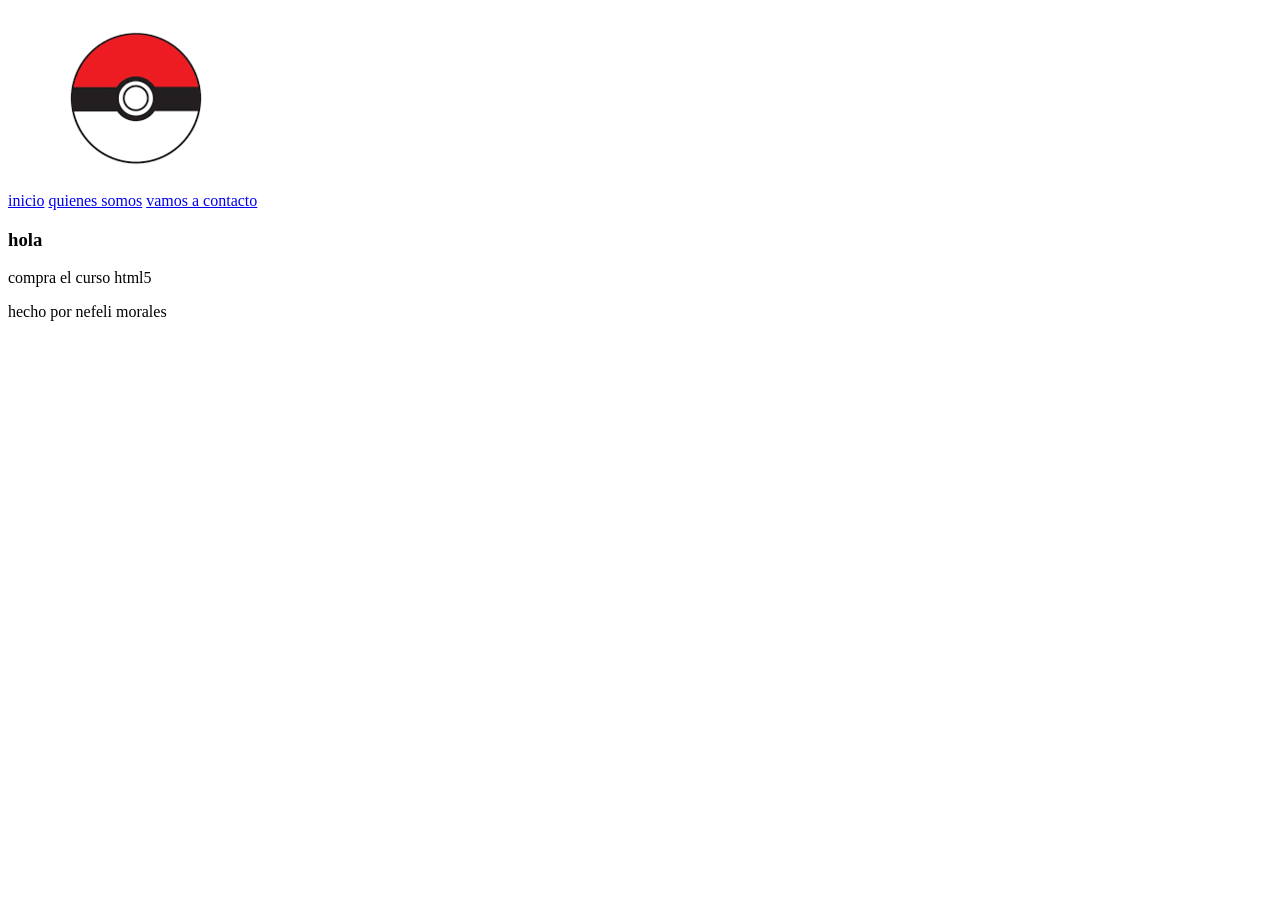
<file: EJERCICIOS/0_DIA_UNO/ESTRUCTURA/index.html>
<!DOCTYPE html>
<html lang="en">

<head>
    <!-- Te garantiza que tus caracteres aparezcan bien. este soporta todo ls caracteres -->
    <meta charset="UTF-8">
    <!--  -->
    <meta name="description" content="Este es mi 
    primer proyecto con Codigo estoy muy feliz">
    <meta name="viewport" content="width=device-width, initial-scale=1.0">
    <meta http-equiv="X-UA-Compatible" content="ie=edge">
    <!-- Este va ser el nombre de mi documento html -->
    <title>Mi primera pagina web </title>
    <!-- Enlazamos nuestro archivo CSS -->
    <link rel="stylesheet" href="style.css">
    <link rel="shortcut icon" href="images.png">
</head>

<body>
    <header>
        <img src="images.png" alt="logo">
    </header>
    <nav>
        <a href="#">inicio</a>
        <a href="#">quienes somos</a>
        <a href="contacto.html">vamos a contacto</a>
    </nav>
    <!-- sirve para mostrar un contenido individual -->
    <article>
        <section>
            <h1>hola</h1>
        </section>
    </article>
    <!-- contenido no relacional -->
    <aside>
        <p>compra el curso html5</p>
    </aside>
    <footer>
        hecho por nefeli morales
    </footer>


    <script src="app.js"></script>
</body>

</html>
</file>
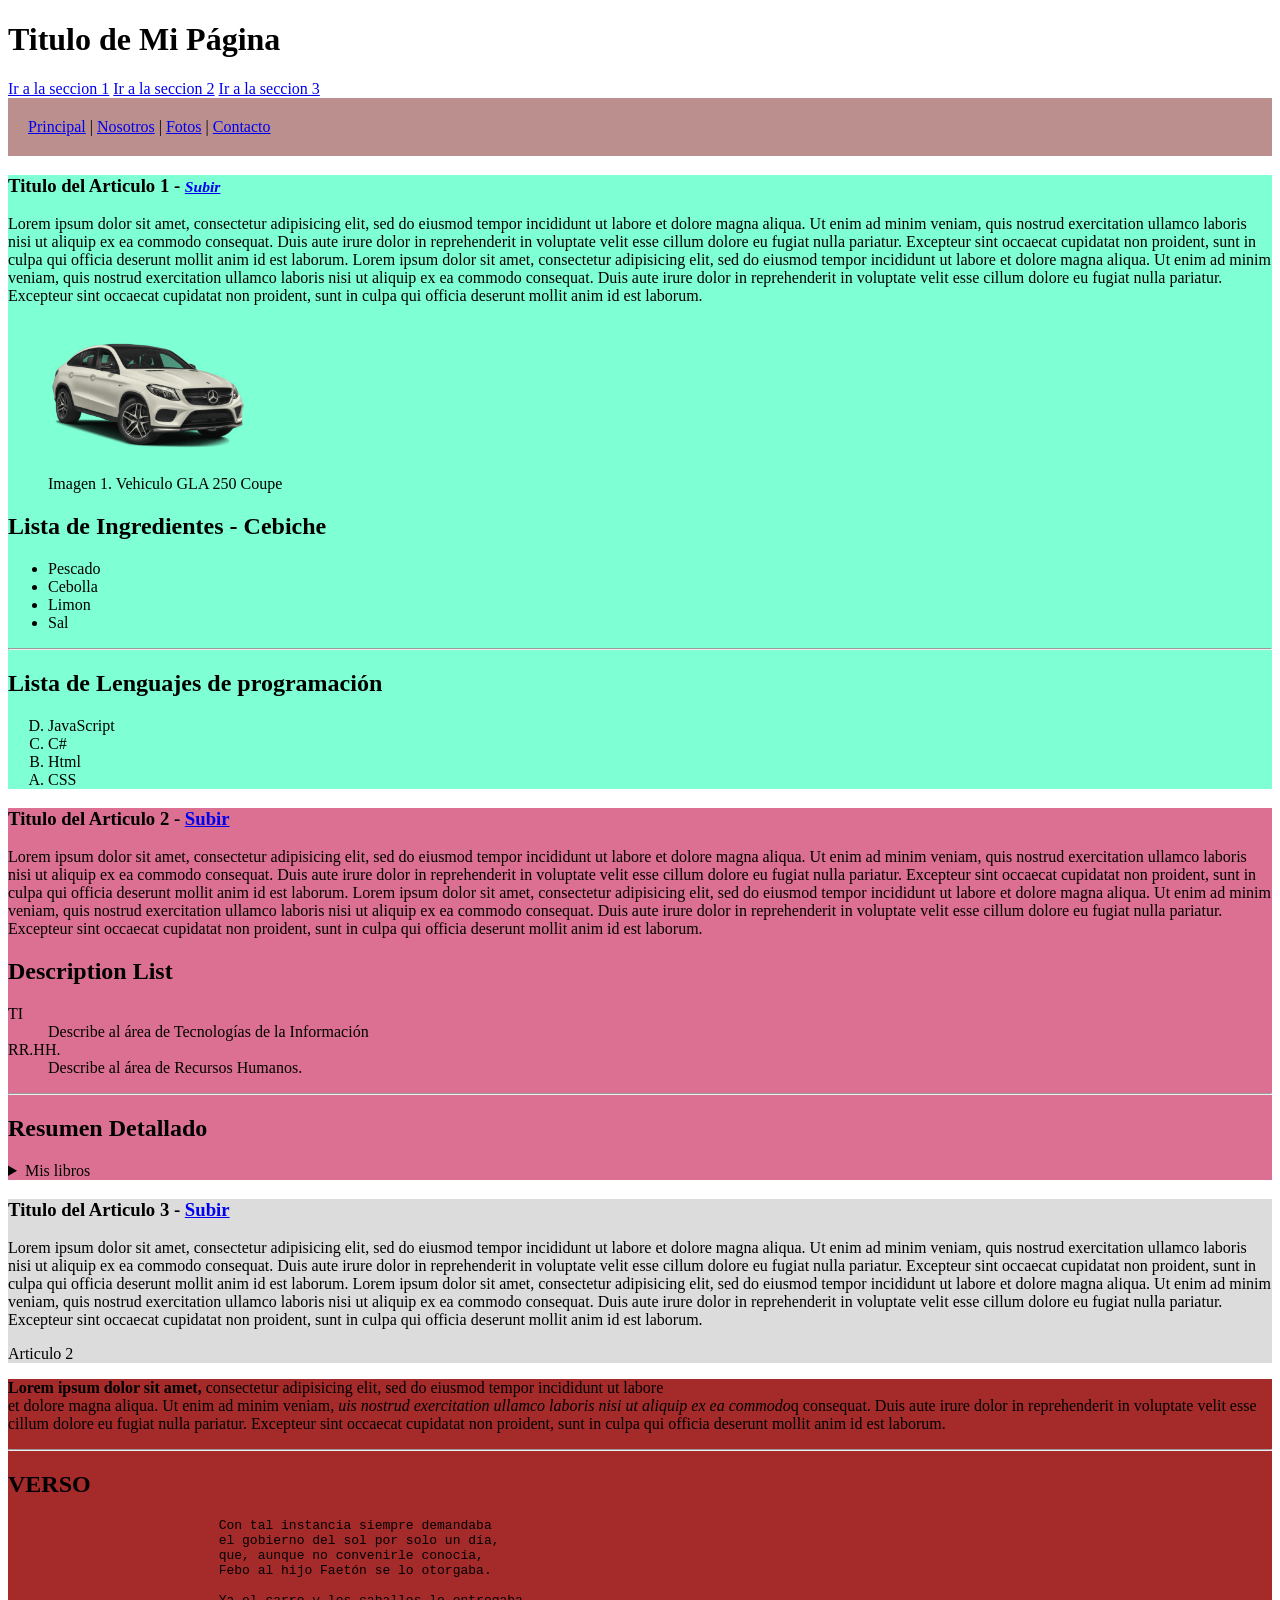
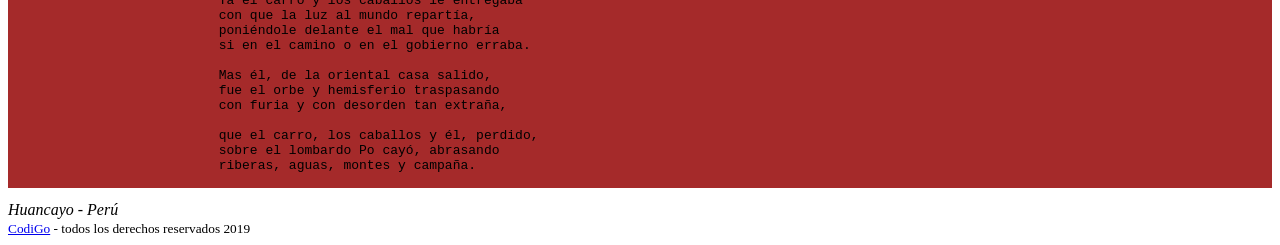
<file: EJERCICIOS/1_DIA_DOS/EJERCICIO EN CLASE/index.html>
<!DOCTYPE html>
<html>

<head>
   <meta charset="utf-8" />
   <meta name="description" content="Esta es mi primera pagina" />
   <meta name="keywords" content="zapatillas, venta de zapatillas, nike, adidas, zapatillas gratis" />
   <title>Mi Primera Página</title>
   <link rel="stylesheet" href="style.css">
</head>

<body>
   <header id="header" class="miHeader">
      <h1>Titulo de Mi Página</h1>
      <a href="#article-uno">Ir a la seccion 1</a>
      <a href="#article-dos">Ir a la seccion 2</a>
      <a href="#article-tres">Ir a la seccion 3</a>
   </header>
   <nav class="navegation">
      <a href="principal.html">Principal</a> | <a href="nosotros.html">Nosotros</a> | <a href="fotos.html">Fotos</a> |
      <a href="contacto.html">Contacto</a>
   </nav>
   <main id="main" class="miMain">
      <section id="article-uno">
         <article>
            <h1>Titulo del Articulo 1 -
               <a href="#header">
                  <small>
                     <em>Subir</em>
                  </small>
               </a>
            </h1>

            <p>Lorem ipsum dolor sit amet, consectetur adipisicing elit, sed do eiusmod
               tempor incididunt ut labore et dolore magna aliqua. Ut enim ad minim veniam,
               quis nostrud exercitation ullamco laboris nisi ut aliquip ex ea commodo
               consequat. Duis aute irure dolor in reprehenderit in voluptate velit esse
               cillum dolore eu fugiat nulla pariatur. Excepteur sint occaecat cupidatat non
               proident, sunt in culpa qui officia deserunt mollit anim id est laborum. Lorem ipsum dolor sit amet,
               consectetur adipisicing elit, sed do eiusmod
               tempor incididunt ut labore et dolore magna aliqua. Ut enim ad minim veniam,
               quis nostrud exercitation ullamco laboris nisi ut aliquip ex ea commodo
               consequat. Duis aute irure dolor in reprehenderit in voluptate velit esse
               cillum dolore eu fugiat nulla pariatur. Excepteur sint occaecat cupidatat non
               proident, sunt in culpa qui officia deserunt mollit anim id est laborum.</p>
            <figure>
               <img src="mercedes-Benz.png" width="200" alt="Este un carro de la marca Mercedes Benz" />
               <figcaption>Imagen 1. Vehiculo GLA 250 Coupe</figcaption>
            </figure>
         </article>
         <article>
            <h2>Lista de Ingredientes - Cebiche</h2>
            <ul>
               <li>Pescado</li>
               <li>Cebolla</li>
               <li>Limon</li>
               <li>Sal</li>
            </ul>
            <hr>
            <h2>Lista de Lenguajes de programación</h2>
            <ol type="A" reversed>
               <li>JavaScript</li>
               <li>C#</li>
               <li>Html</li>
               <li>CSS</li>
            </ol>
         </article>
      </section>
      <section id="article-dos">
         <article>
            <h1>Titulo del Articulo 2 - <a href="#header">Subir</a></h1>
            <p>Lorem ipsum dolor sit amet, consectetur adipisicing elit, sed do eiusmod
               tempor incididunt ut labore et dolore magna aliqua. Ut enim ad minim veniam,
               quis nostrud exercitation ullamco laboris nisi ut aliquip ex ea commodo
               consequat. Duis aute irure dolor in reprehenderit in voluptate velit esse
               cillum dolore eu fugiat nulla pariatur. Excepteur sint occaecat cupidatat non
               proident, sunt in culpa qui officia deserunt mollit anim id est laborum. Lorem ipsum dolor sit amet,
               consectetur adipisicing elit, sed do eiusmod
               tempor incididunt ut labore et dolore magna aliqua. Ut enim ad minim veniam,
               quis nostrud exercitation ullamco laboris nisi ut aliquip ex ea commodo
               consequat. Duis aute irure dolor in reprehenderit in voluptate velit esse
               cillum dolore eu fugiat nulla pariatur. Excepteur sint occaecat cupidatat non
               proident, sunt in culpa qui officia deserunt mollit anim id est laborum.</p>
         </article>
         <article>
            <h2>Description List</h2>
            <dl>
               <dt>TI</dt>
               <dd>Describe al área de Tecnologías de la Información</dd>
               <dt>RR.HH.</dt>
               <dd>Describe al área de Recursos Humanos.</dd>
            </dl>
            <hr>
            <h2>Resumen Detallado</h2>
            <details>
               <summary>Mis libros</summary>
               <p>Platero y yo</p>
               <p>Paco Yunque</p>
               <p>Ensayo sobre la Ceguera</p>
               <p>Aves sin nido</p>
               <p>Sin Destino</p>
            </details>
         </article>
      </section>
      <section id="article-tres">
         <article>
            <h1>Titulo del Articulo 3 - <a href="#header">Subir</a></h1>
            <p>Lorem ipsum dolor sit amet, consectetur adipisicing elit, sed do eiusmod
               tempor incididunt ut labore et dolore magna aliqua. Ut enim ad minim veniam,
               quis nostrud exercitation ullamco laboris nisi ut aliquip ex ea commodo
               consequat. Duis aute irure dolor in reprehenderit in voluptate velit esse
               cillum dolore eu fugiat nulla pariatur. Excepteur sint occaecat cupidatat non
               proident, sunt in culpa qui officia deserunt mollit anim id est laborum. Lorem ipsum dolor sit amet,
               consectetur adipisicing elit, sed do eiusmod
               tempor incididunt ut labore et dolore magna aliqua. Ut enim ad minim veniam,
               quis nostrud exercitation ullamco laboris nisi ut aliquip ex ea commodo
               consequat. Duis aute irure dolor in reprehenderit in voluptate velit esse
               cillum dolore eu fugiat nulla pariatur. Excepteur sint occaecat cupidatat non
               proident, sunt in culpa qui officia deserunt mollit anim id est laborum.</p>
         </article>
         <article>
            Articulo 2
         </article>
      </section>

      <aside>
         <p><strong>Lorem ipsum dolor sit amet,</strong> consectetur adipisicing elit, sed do eiusmod
            tempor incididunt ut labore <br />et dolore magna aliqua. Ut enim ad minim veniam,
            <em>uis nostrud exercitation ullamco laboris nisi ut aliquip ex ea commodo</em>q
            consequat. Duis aute irure dolor in reprehenderit in voluptate velit esse
            cillum dolore eu fugiat nulla pariatur. Excepteur sint occaecat cupidatat non
            proident, sunt in culpa qui officia deserunt mollit anim id est laborum.</p>
         <hr />
         <div>
               <h2>VERSO</h2>
               <pre>
                           Con tal instancia siempre demandaba
                           el gobierno del sol por solo un día,
                           que, aunque no convenirle conocía,
                           Febo al hijo Faetón se lo otorgaba.
                           
                           Ya el carro y los caballos le entregaba
                           con que la luz al mundo repartía,
                           poniéndole delante el mal que habría
                           si en el camino o en el gobierno erraba.
                           
                           Mas él, de la oriental casa salido,
                           fue el orbe y hemisferio traspasando
                           con furia y con desorden tan extraña,
                           
                           que el carro, los caballos y él, perdido,
                           sobre el lombardo Po cayó, abrasando
                           riberas, aguas, montes y campaña.
                     </pre>
            </div>
      </aside>
   </main>
   <footer>
      <address>Huancayo - Perú</address>
      <small><a href="https://codigo.edu.pe/" target="_blank">CodiGo</a> - todos los derechos reservados 2019</small>
   </footer>
</body>

</html>
</file>
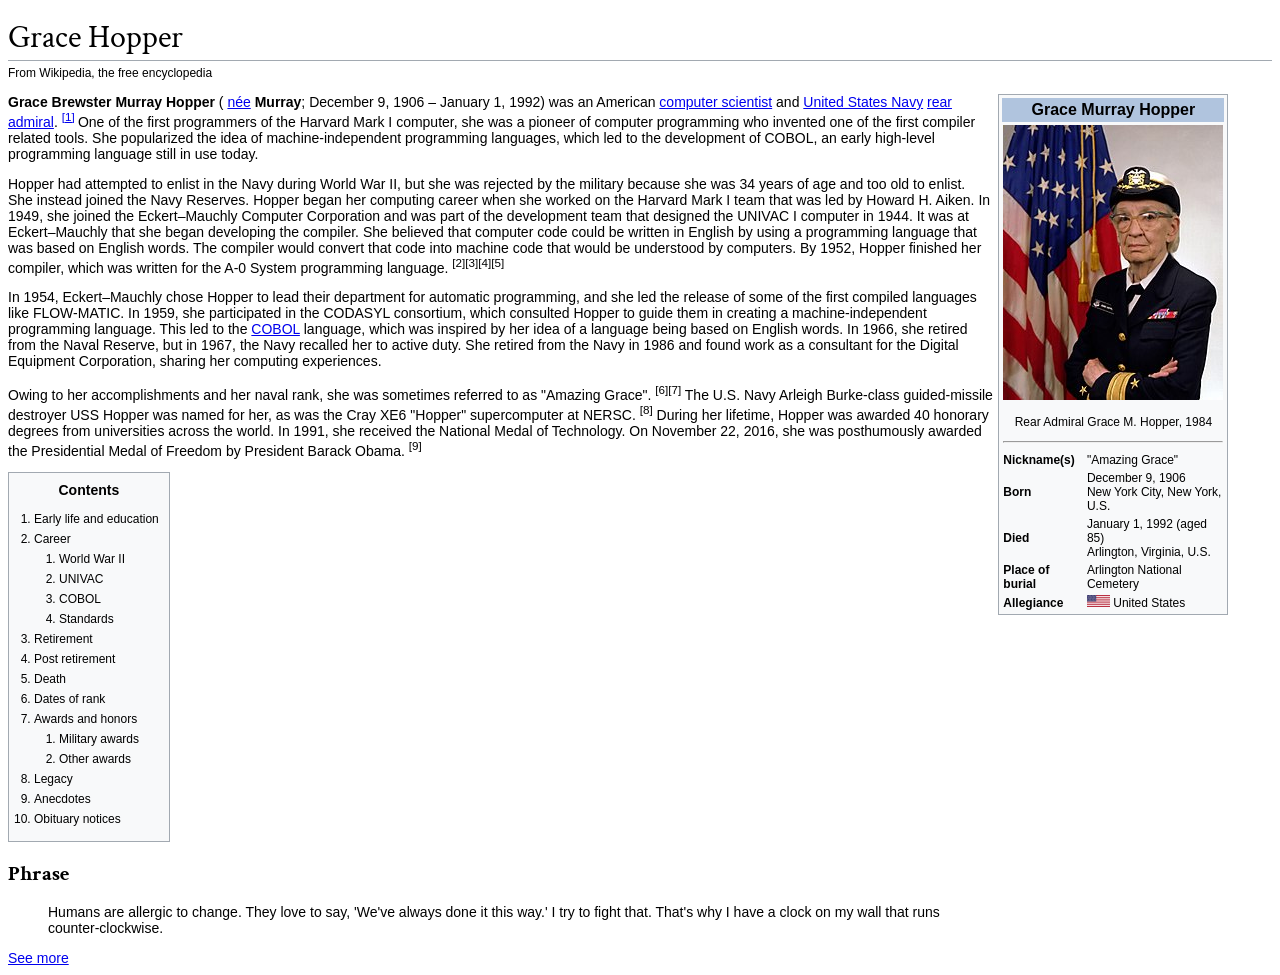
<file: EJERCICIOS/2_DIA_TRES/Grace-Hopper/index.html>
<!DOCTYPE html>
<html>

<head>
  <meta charset="utf-8">
  <title>Grace Hopper</title>
  <link href="https://fonts.googleapis.com/css?family=Crimson+Text:400,600" rel="stylesheet">
  <link rel="stylesheet" href="css/main.css">
</head>

<body>
  <header>
    <!-- Título -->
    <h1>Grace Hopper</h1>
    <!-- Claim -->
    <p class="claim">From Wikipedia, the free encyclopedia</p>
  </header>
  <main>
    <!-- Resumen -->
    <p>
      <strong>Grace Brewster Murray Hopper</strong> (
      <a href="https://en.wikipedia.org/wiki/Given_name#Name_at_birth" target="_blank">née</a>
      <strong>Murray</strong>; December 9, 1906 – January 1, 1992) was an American
      <a href="https://en.wikipedia.org/wiki/Computer_scientist" target="_blank">computer scientist</a> and
      <a href="https://en.wikipedia.org/wiki/United_States_Navy" target="_blank">United States Navy</a>
      <a href="https://en.wikipedia.org/wiki/Rear_admiral_(United_States)" target="_blank">rear admiral</a>.
      <sup>
        <a href="https://en.wikipedia.org/wiki/Grace_Hopper#cite_note-1" target="_blank">[1]</a>
      </sup> One of the first programmers of the Harvard Mark I computer, she was a pioneer of computer programming who invented
      one of the first compiler related tools. She popularized the idea of machine-independent programming languages, which
      led to the development of COBOL, an early high-level programming language still in use today.</p>
    <p>Hopper had attempted to enlist in the Navy during World War II, but she was rejected by the military because she was
      34 years of age and too old to enlist. She instead joined the Navy Reserves. Hopper began her computing career when
      she worked on the Harvard Mark I team that was led by Howard H. Aiken. In 1949, she joined the Eckert–Mauchly Computer
      Corporation and was part of the development team that designed the UNIVAC I computer in 1944. It was at Eckert–Mauchly
      that she began developing the compiler. She believed that computer code could be written in English by using a programming
      language that was based on English words. The compiler would convert that code into machine code that would be understood
      by computers. By 1952, Hopper finished her compiler, which was written for the A-0 System programming language.
      <sup>[2][3][4][5]</sup>
    </p>
    <p>In 1954, Eckert–Mauchly chose Hopper to lead their department for automatic programming, and she led the release of some
      of the first compiled languages like FLOW-MATIC. In 1959, she participated in the CODASYL consortium, which consulted
      Hopper to guide them in creating a machine-independent programming language. This led to the
      <a href="https://en.wikipedia.org/wiki/COBOL" target="_blank">COBOL</a> language, which was inspired by her idea of a language being based on English words. In 1966, she retired
      from the Naval Reserve, but in 1967, the Navy recalled her to active duty. She retired from the Navy in 1986 and found
      work as a consultant for the Digital Equipment Corporation, sharing her computing experiences.</p>
    <p>Owing to her accomplishments and her naval rank, she was sometimes referred to as "Amazing Grace".
      <sup>[6][7]</sup> The U.S. Navy Arleigh Burke-class guided-missile destroyer USS Hopper was named for her, as was the Cray
      XE6 "Hopper" supercomputer at NERSC.
      <sup>[8]</sup> During her lifetime, Hopper was awarded 40 honorary degrees from universities across the world. In 1991,
      she received the National Medal of Technology. On November 22, 2016, she was posthumously awarded the Presidential
      Medal of Freedom by President Barack Obama.
      <sup>[9]</sup>
    </p>

    <aside class="content-table">
      <!-- Carrera -->
      <h3>Contents</h3>
      <ol>
        <li>Early life and education</li>
        <li>Career</li>
        <ol>
          <li>World War II</li>
          <li>UNIVAC</li>
          <li>COBOL</li>
          <li>Standards</li>
        </ol>
        <li>Retirement</li>
        <li>Post retirement</li>
        <li>Death</li>
        <li>Dates of rank</li>
        <li>Awards and honors</li>
        <ol>
          <li>Military awards</li>
          <li>Other awards</li>
        </ol>
        <li>Legacy</li>
        <li>Anecdotes</li>
        <li>Obituary notices</li>
      </ol>
    </aside>

    <!-- Frase -->
    <h2>Phrase</h2>
    <blockquote cite="http://www.azquotes.com/quote/553883">
      Humans are allergic to change. They love to say, 'We've always done it this way.' I try to fight that. That's why I have
      a clock on my wall that runs counter-clockwise.
    </blockquote>
    <!-- Redireccionando a la página de información -->
    <a href="information.html" target="_blank">See more</a>
  </main>

  <aside class="summary">
    <!-- Tabla -->
    <table class="summary-table">
      <thead>
        <tr>
          <th colspan="2">Grace Murray Hopper</th>
        </tr>
      </thead>
      <tbody>
        <tr>
          <td colspan="2">
            <img src="assets/images/grace_hopper.png" alt="Grace Hopper">
            <p>Rear Admiral Grace M. Hopper, 1984</p>
            <hr>
          </td>
        </tr>
        <tr>
          <th>Nickname(s)</th>
          <td>"Amazing Grace"</td>
        </tr>
        <tr>
          <th>Born</th>
          <td>December 9, 1906
            <br> New York City, New York, U.S.</td>
        </tr>
        <tr>
          <th>Died</th>
          <td>January 1, 1992 (aged 85)
            <br> Arlington, Virginia, U.S.</td>
        </tr>
        <tr>
          <th>Place of burial</th>
          <td>Arlington National Cemetery</td>
        </tr>
        <tr>
          <th>Allegiance</th>
          <td>
            <img src="assets/images/USA_flag.png" alt=""> United States</td>
        </tr>
      </tbody>
    </table>
  </aside>
</body>

</html>
</file>
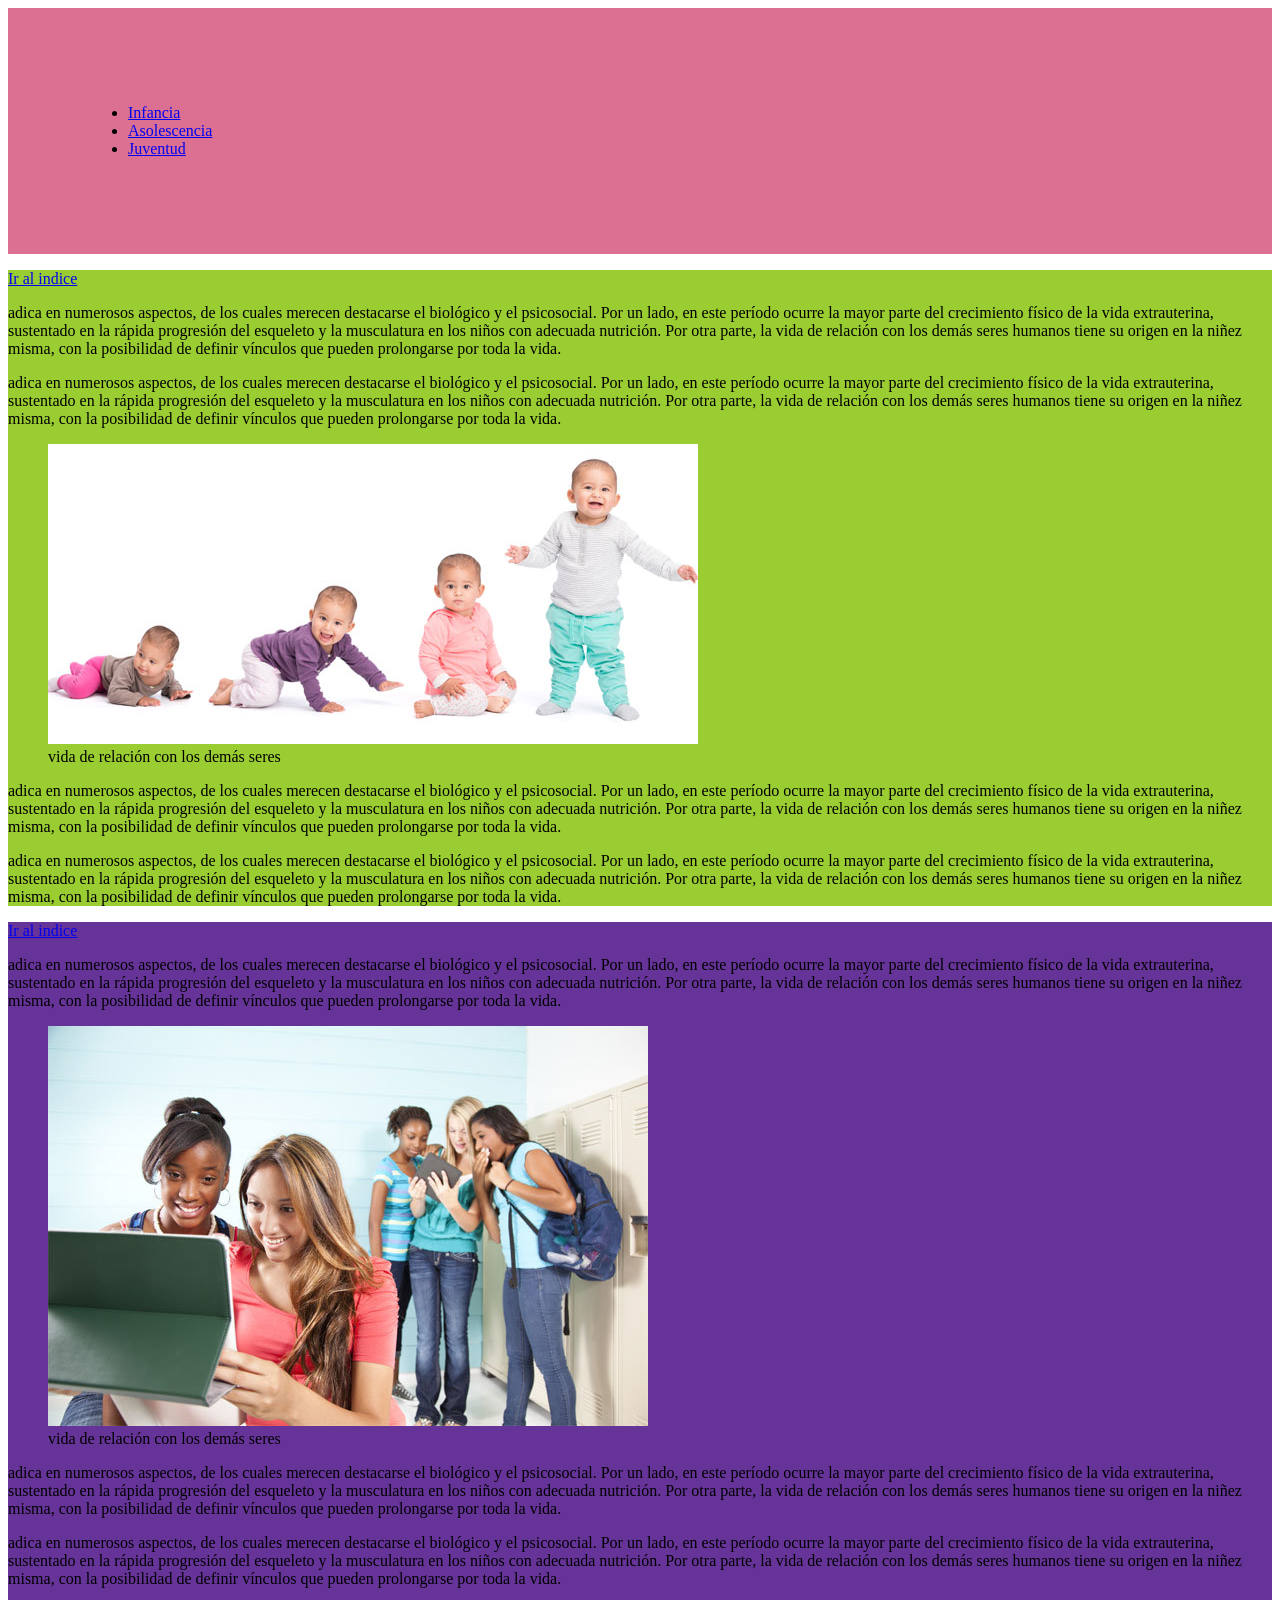
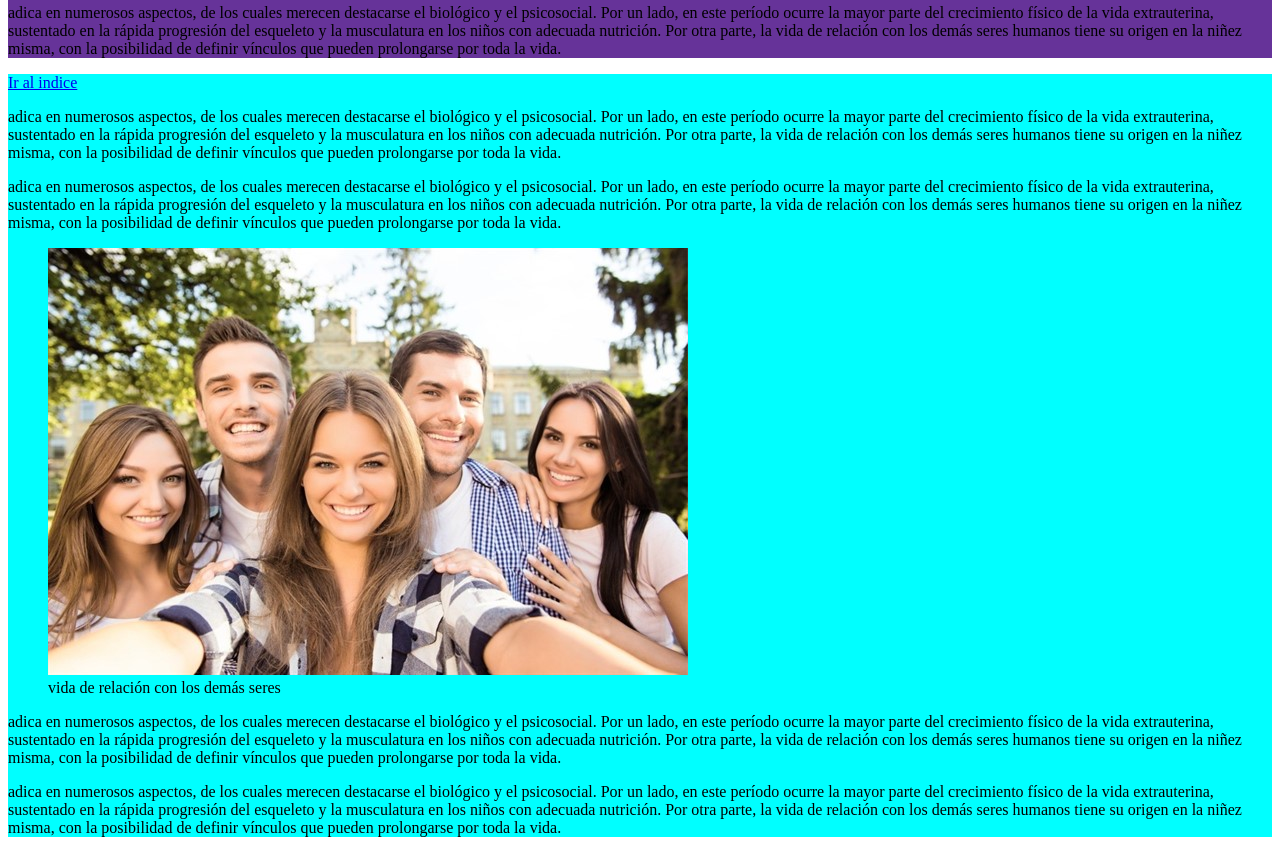
<file: EJERCICIOS/2_DIA_TRES/Marcadores/index.html>
<!DOCTYPE html>
<html lang="en">

<head>
    <meta charset="UTF-8">
    <meta name="viewport" content="width=device-width, initial-scale=1.0">
    <meta http-equiv="X-UA-Compatible" content="ie=edge">
    <title>Marcadores</title>
    <link rel="stylesheet" href="style.css">
</head>

<body>
    <nav class="inicio">
        <ul id="indice">
            <li>
                <a href="#infancia">Infancia</a>
            </li>
            <li>
                <a href="#adolescencia">Asolescencia</a>
            </li>
            <li>
                <a href="#juventud">Juventud</a>
            </li>
        </ul>
    </nav>

    <main>
        <section id="infancia">
            <p><a href="#indice">Ir al indice</a></p>
            <p>adica en numerosos aspectos, de los cuales merecen destacarse el biológico y el psicosocial. Por un lado,
                en este período ocurre la mayor parte del crecimiento físico de la vida extrauterina, sustentado en la
                rápida progresión del esqueleto y la musculatura en los niños con adecuada nutrición. Por otra parte, la
                vida de relación con los demás seres humanos tiene su origen en la niñez misma, con la posibilidad de
                definir vínculos que pueden prolongarse por toda la vida.
            </p>
            <p>adica en numerosos aspectos, de los cuales merecen destacarse el biológico y el psicosocial. Por un lado,
                en este período ocurre la mayor parte del crecimiento físico de la vida extrauterina, sustentado en la
                rápida progresión del esqueleto y la musculatura en los niños con adecuada nutrición. Por otra parte, la
                vida de relación con los demás seres humanos tiene su origen en la niñez misma, con la posibilidad de
                definir vínculos que pueden prolongarse por toda la vida.
            </p>
            <figure>
                <img src="infancia.jpg" alt="infancia">
                <figcaption>
                    vida de relación con los demás seres
                </figcaption>
            </figure>
            <p>adica en numerosos aspectos, de los cuales merecen destacarse el biológico y el psicosocial. Por un lado,
                en este período ocurre la mayor parte del crecimiento físico de la vida extrauterina, sustentado en la
                rápida progresión del esqueleto y la musculatura en los niños con adecuada nutrición. Por otra parte, la
                vida de relación con los demás seres humanos tiene su origen en la niñez misma, con la posibilidad de
                definir vínculos que pueden prolongarse por toda la vida.
            </p>
            <p>adica en numerosos aspectos, de los cuales merecen destacarse el biológico y el psicosocial. Por un lado,
                en este período ocurre la mayor parte del crecimiento físico de la vida extrauterina, sustentado en la
                rápida progresión del esqueleto y la musculatura en los niños con adecuada nutrición. Por otra parte, la
                vida de relación con los demás seres humanos tiene su origen en la niñez misma, con la posibilidad de
                definir vínculos que pueden prolongarse por toda la vida.
            </p>
        </section>
        <section id="adolescencia">
            <p><a href="#indice">Ir al indice</a></p>
            <p>adica en numerosos aspectos, de los cuales merecen destacarse el biológico y el psicosocial. Por un lado,
                en este período ocurre la mayor parte del crecimiento físico de la vida extrauterina, sustentado en la
                rápida progresión del esqueleto y la musculatura en los niños con adecuada nutrición. Por otra parte, la
                vida de relación con los demás seres humanos tiene su origen en la niñez misma, con la posibilidad de
                definir vínculos que pueden prolongarse por toda la vida.
            </p>
            <figure>
                <img src="adolescencia.jpg" alt="adolescencia">
                <figcaption>
                    vida de relación con los demás seres
                </figcaption>
            </figure>
            <p>adica en numerosos aspectos, de los cuales merecen destacarse el biológico y el psicosocial. Por un lado,
                en este período ocurre la mayor parte del crecimiento físico de la vida extrauterina, sustentado en la
                rápida progresión del esqueleto y la musculatura en los niños con adecuada nutrición. Por otra parte, la
                vida de relación con los demás seres humanos tiene su origen en la niñez misma, con la posibilidad de
                definir vínculos que pueden prolongarse por toda la vida.
            </p>
            <p>adica en numerosos aspectos, de los cuales merecen destacarse el biológico y el psicosocial. Por un lado,
                en este período ocurre la mayor parte del crecimiento físico de la vida extrauterina, sustentado en la
                rápida progresión del esqueleto y la musculatura en los niños con adecuada nutrición. Por otra parte, la
                vida de relación con los demás seres humanos tiene su origen en la niñez misma, con la posibilidad de
                definir vínculos que pueden prolongarse por toda la vida.
            </p>
            <p>adica en numerosos aspectos, de los cuales merecen destacarse el biológico y el psicosocial. Por un lado,
                en este período ocurre la mayor parte del crecimiento físico de la vida extrauterina, sustentado en la
                rápida progresión del esqueleto y la musculatura en los niños con adecuada nutrición. Por otra parte, la
                vida de relación con los demás seres humanos tiene su origen en la niñez misma, con la posibilidad de
                definir vínculos que pueden prolongarse por toda la vida.
            </p>

        </section>
        <section id="juventud">
            <p><a href="#indice">Ir al indice</a></p>
            <p>adica en numerosos aspectos, de los cuales merecen destacarse el biológico y el psicosocial. Por un lado,
                en este período ocurre la mayor parte del crecimiento físico de la vida extrauterina, sustentado en la
                rápida progresión del esqueleto y la musculatura en los niños con adecuada nutrición. Por otra parte, la
                vida de relación con los demás seres humanos tiene su origen en la niñez misma, con la posibilidad de
                definir vínculos que pueden prolongarse por toda la vida.
            </p>
            <p>adica en numerosos aspectos, de los cuales merecen destacarse el biológico y el psicosocial. Por un lado,
                en este período ocurre la mayor parte del crecimiento físico de la vida extrauterina, sustentado en la
                rápida progresión del esqueleto y la musculatura en los niños con adecuada nutrición. Por otra parte, la
                vida de relación con los demás seres humanos tiene su origen en la niñez misma, con la posibilidad de
                definir vínculos que pueden prolongarse por toda la vida.
            </p>
            <figure>
                <img src="juventud.jpg" alt="juventud">
                <figcaption>
                    vida de relación con los demás seres
                </figcaption>
            </figure>
            <p>adica en numerosos aspectos, de los cuales merecen destacarse el biológico y el psicosocial. Por un lado,
                en este período ocurre la mayor parte del crecimiento físico de la vida extrauterina, sustentado en la
                rápida progresión del esqueleto y la musculatura en los niños con adecuada nutrición. Por otra parte, la
                vida de relación con los demás seres humanos tiene su origen en la niñez misma, con la posibilidad de
                definir vínculos que pueden prolongarse por toda la vida.
            </p>
            <p>adica en numerosos aspectos, de los cuales merecen destacarse el biológico y el psicosocial. Por un lado,
                en este período ocurre la mayor parte del crecimiento físico de la vida extrauterina, sustentado en la
                rápida progresión del esqueleto y la musculatura en los niños con adecuada nutrición. Por otra parte, la
                vida de relación con los demás seres humanos tiene su origen en la niñez misma, con la posibilidad de
                definir vínculos que pueden prolongarse por toda la vida.
            </p>
        </section>
    </main>
</body>

</html>
</file>
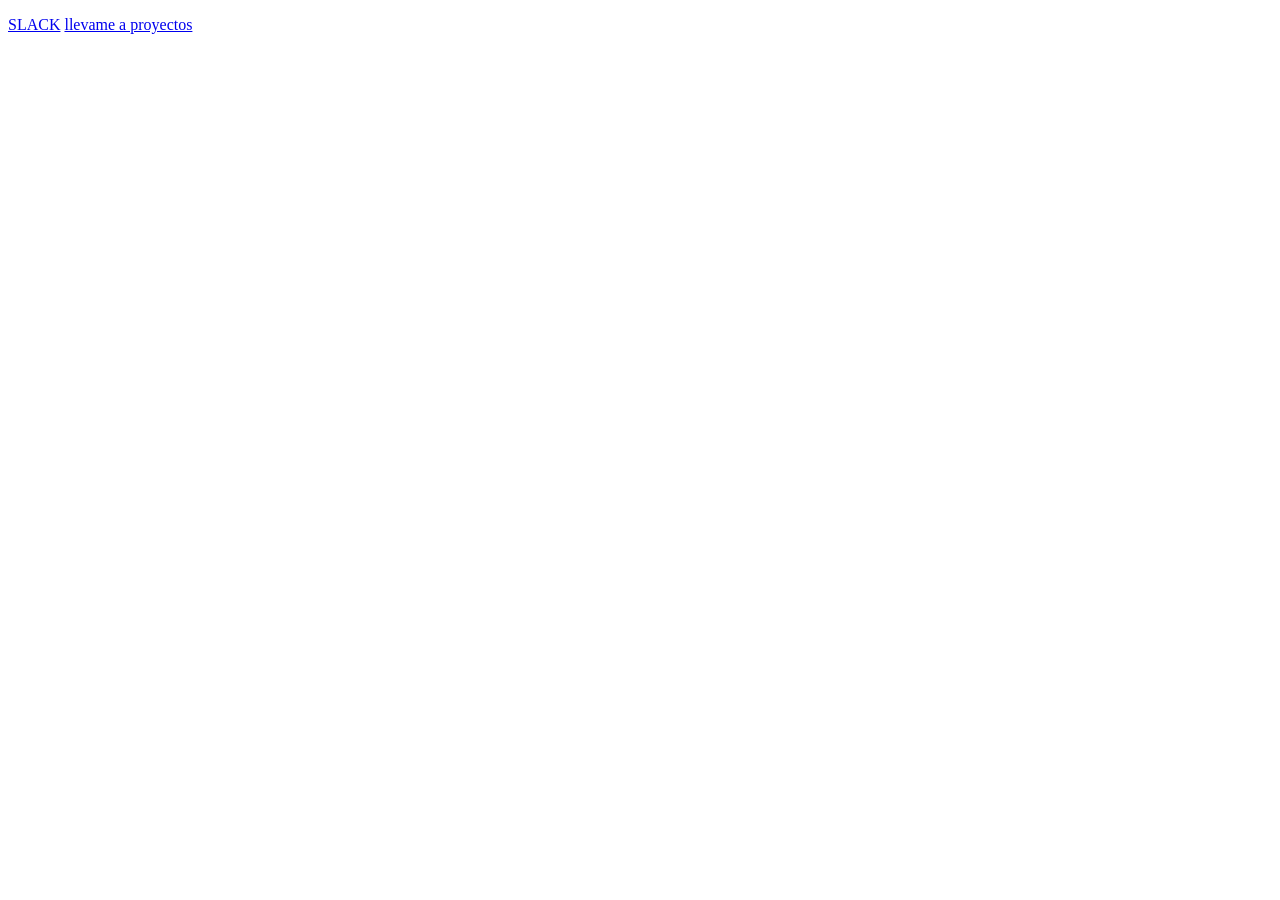
<file: EJERCICIOS/2_DIA_TRES/Rutas/index.html>
<!DOCTYPE html>
<html lang="en">

<head>
    <meta charset="UTF-8">
    <meta name="viewport" content="width=device-width, initial-scale=1.0">
    <meta http-equiv="X-UA-Compatible" content="ie=edge">
    <title>Rutas y Enlances</title>
</head>

<body>
    <p>
        <a href="https://app.slack.com/client/TMR5YT2KX/DNG052FBJ">SLACK</a>
        <a href="/proyectos.html">llevame a proyectos</a>
    </p>

</body>

</html>
</file>
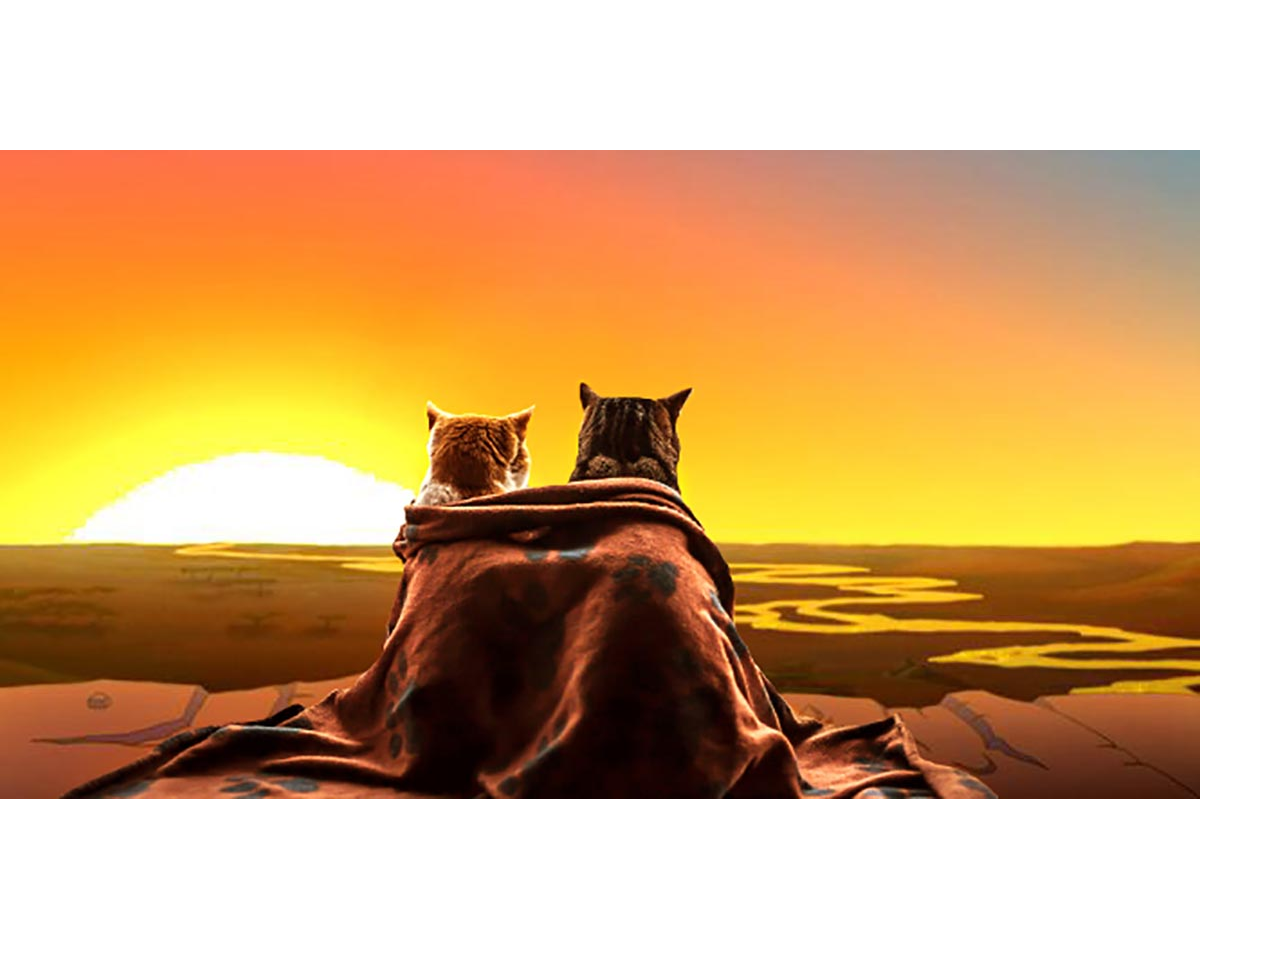
<file: SEMANA-DOS/DIA_CINCO/OSITOS/index.html>
<!DOCTYPE html>
<html lang="en">

<head>
    <meta charset="UTF-8">
    <meta name="viewport" content="width=device-width, initial-scale=1.0">
    <meta http-equiv="X-UA-Compatible" content="ie=edge">
    <link rel="stylesheet" href="index.css">
    <title>Ositos</title>
</head>

<body>

    <figure class="amanecer">
        <img src="./amanecer.jpg" alt="sunnyday">
    </figure>
    <figure class="dia">
        <img src="./kitten-sunnyday.png" alt="sunnyday">
    </figure>
    <figure class="tarde">
        <img src="./kitten-dawn.png" alt="sunnyday">
    </figure>
    <figure class="noche">
        <img src="./kitten-night.png" alt="sunnyday">
    </figure>

</body>

</html>
</file>
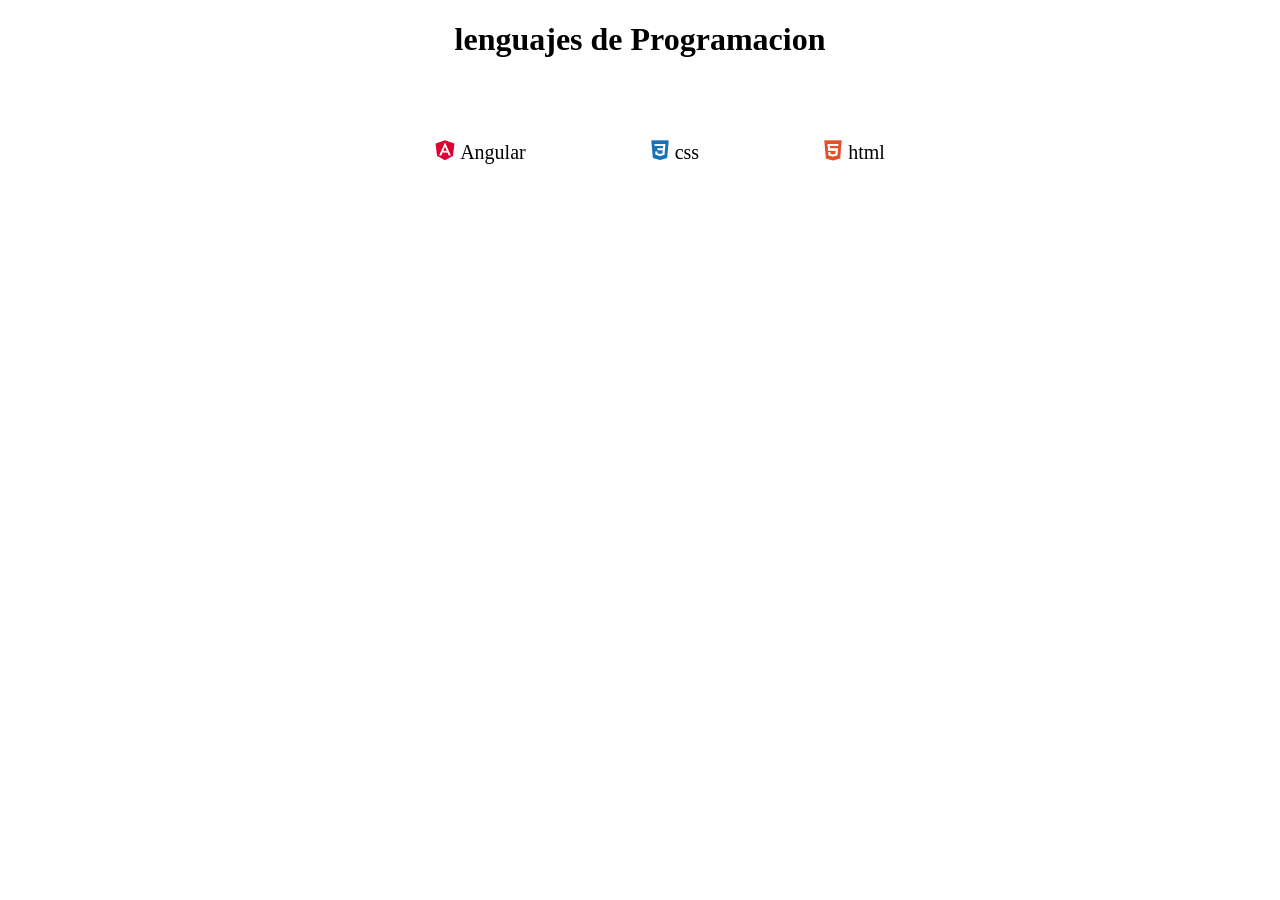
<file: SEMANA-DOS/DIA_CUATRO/ICONO/index.html>
<!DOCTYPE html>
<html lang="en">
<head>
    <meta charset="UTF-8">
    <meta name="viewport" content="width=device-width, initial-scale=1.0">
    <meta http-equiv="X-UA-Compatible" content="ie=edge">
    <link rel="stylesheet" href="./fonts/style.css">
    <link rel="stylesheet" href="index.css">
    <title>ICONOS</title>
</head>
<body>
    <header>
        <h1> lenguajes de Programacion </h1>
        <ul>
            <li> <span class="icon-angular"></span> Angular </li>
            <li> <span class="icon-css3"></span> css</li>
            <li> <span class="icon-html5"></span> html</li>
        </ul>
    </header>
</body>
</html>
</file>
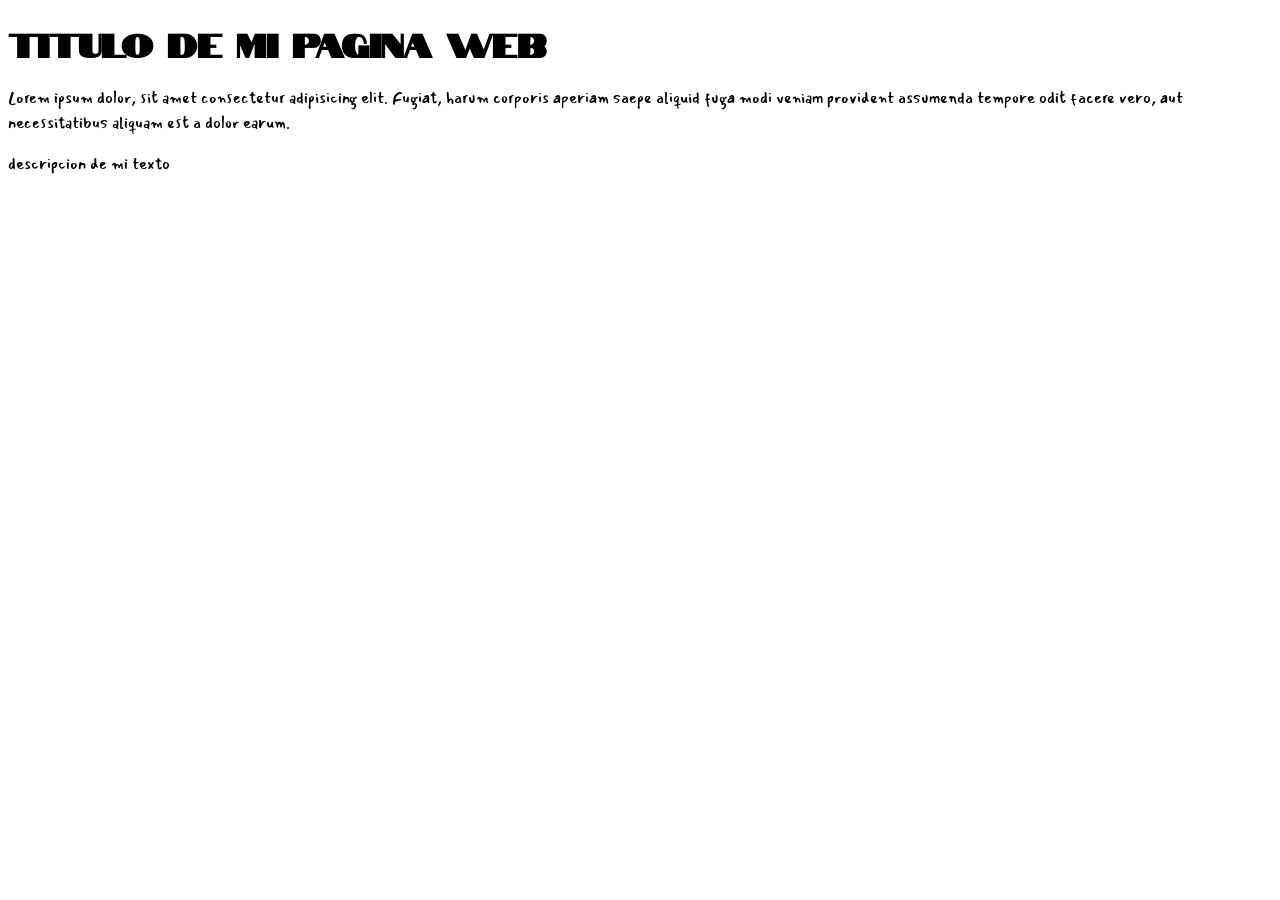
<file: SEMANA-DOS/DIA_CUATRO/TIPOGRAFIA/index.html>
<!DOCTYPE html>
<html lang="en">

<head>
    <meta charset="UTF-8">
    <meta name="viewport" content="width=device-width, initial-scale=1.0">
    <meta http-equiv="X-UA-Compatible" content="ie=edge">
    <link href="https://fonts.googleapis.com/css?family=Mansalva|Notable&display=swap" rel="stylesheet">
    <link rel="stylesheet" href="index.css">
    <title>Tipografia</title>
</head>

<body>
    <h1>Titulo de mi pagina web</h1>
    <div>
        <p>Lorem ipsum dolor, sit amet consectetur adipisicing elit. Fugiat, harum corporis aperiam saepe aliquid fuga
            modi veniam provident assumenda tempore odit facere vero, aut necessitatibus aliquam est a dolor earum.
        </p>
        <p>descripcion de mi texto</p>
    </div>
</body>

</html>
</file>
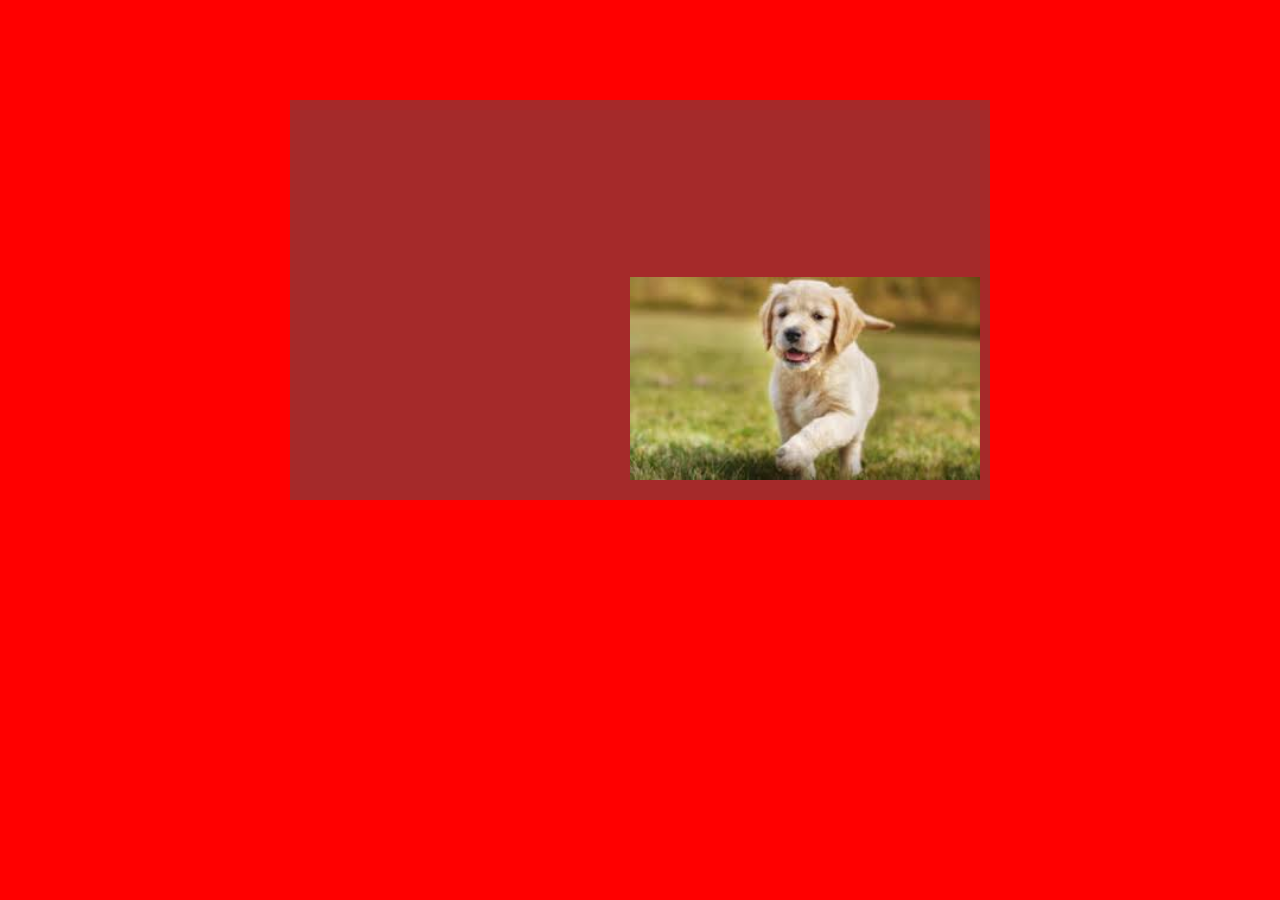
<file: SEMANA-DOS/DIA_DOS/BACKGROUND/index.html>
<!DOCTYPE html>
<html lang="en">
<head>
    <meta charset="UTF-8">
    <meta name="viewport" content="width=device-width, initial-scale=1.0">
    <meta http-equiv="X-UA-Compatible" content="ie=edge">
    <link rel="stylesheet" href="index.css">
    <title>Document</title>
</head>
<body>

    <div class="box">

    </div>
    
</body>
</html>
</file>
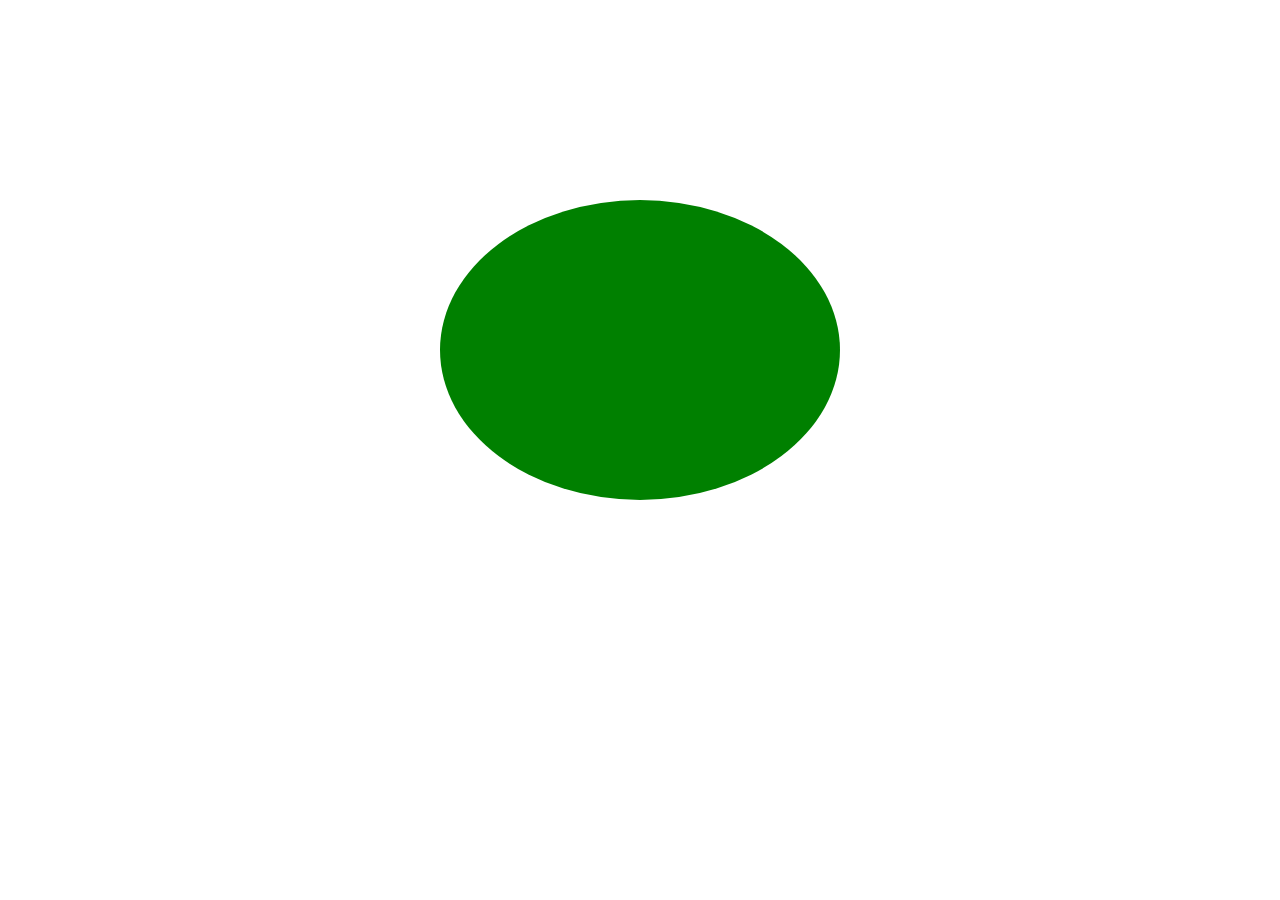
<file: SEMANA-DOS/DIA_DOS/BORDER-RADIUS/index.html>
<!DOCTYPE html>
<html lang="en">
<head>
    <meta charset="UTF-8">
    <meta name="viewport" content="width=device-width, initial-scale=1.0">
    <meta http-equiv="X-UA-Compatible" content="ie=edge">
    <link rel="stylesheet" href="index.css">
    <title>Document</title>
</head>
<body>
    <div class="border">

    </div>
</body>
</html>
</file>
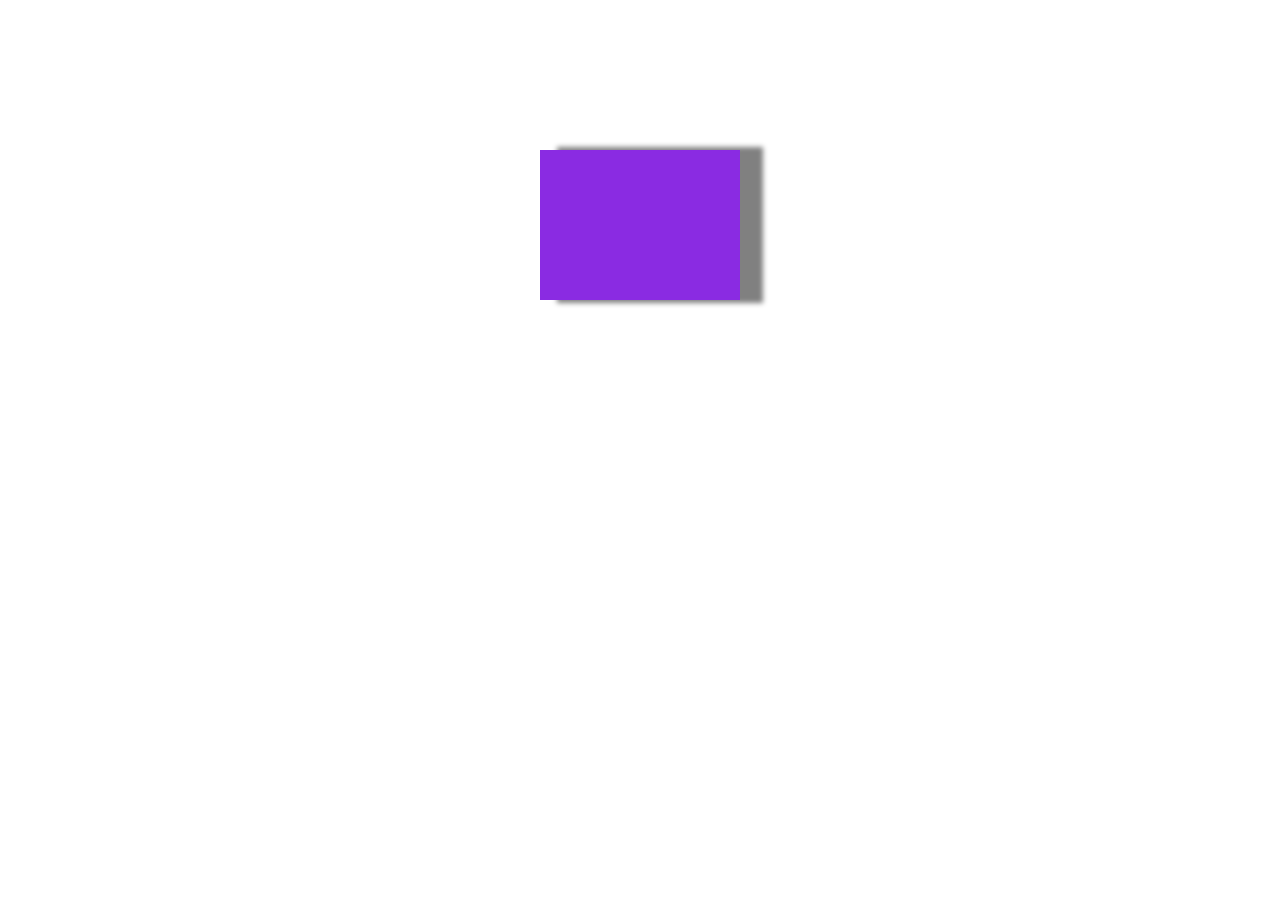
<file: SEMANA-DOS/DIA_DOS/BOX_SHADOW/index.html>
<!DOCTYPE html>
<html lang="en">
<head>
    <meta charset="UTF-8">
    <meta name="viewport" content="width=device-width, initial-scale=1.0">
    <meta http-equiv="X-UA-Compatible" content="ie=edge">
    <link rel="stylesheet" href="index.css">
    <title>Box-shadow en CSS3</title>
</head>
<body>

    <div class="box">
        
    </div>
    
</body>
</html>
</file>
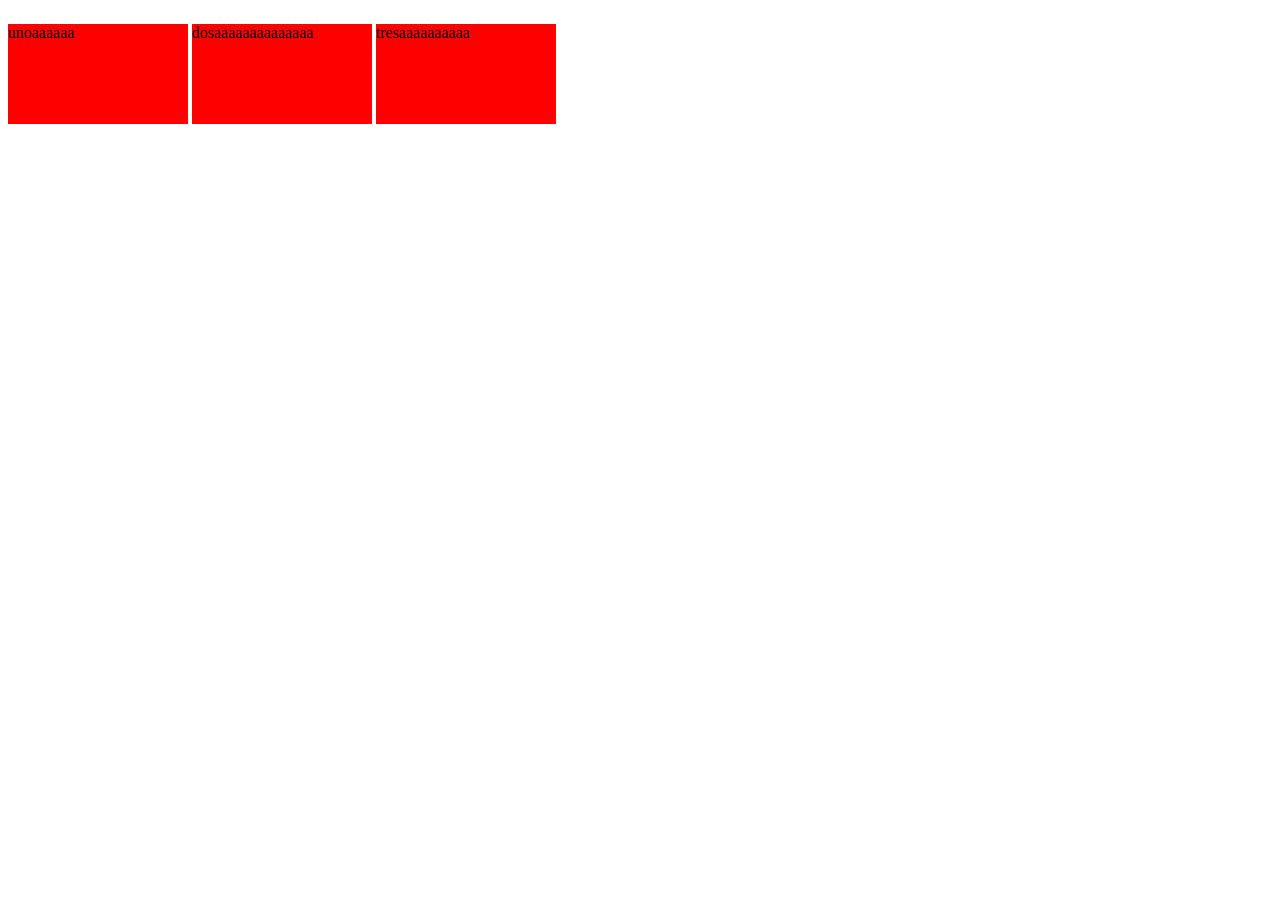
<file: SEMANA-DOS/DIA_DOS/DISPLAY/index.html>
<!DOCTYPE html>
<html lang="en">

<head>
    <meta charset="UTF-8">
    <meta name="viewport" content="width=device-width, initial-scale=1.0">
    <meta http-equiv="X-UA-Compatible" content="ie=edge">
    <link rel="stylesheet" href="display.css">
    <title>Display</title>
</head>

<body>

    <div>
        <p class="flag">unoaaaaaa</p>
        <p class="flag">dosaaaaaaaaaaaaaa</p>
        <p class="flag_black">tresaaaaaaaaaa</p>
    </div>
</body>

</html>
</file>
<file: EJERCICIOS/0_DIA_UNO/ESTRUCTURA/style.css>
body{
    /* background: yellow; */
}
</file>
<file: EJERCICIOS/1_DIA_DOS/EJERCICIO EN CLASE/style.css>
#article-uno {
    background-color: aquamarine;
}

#article-dos {
    background-color: palevioletred
}

#article-tres {
    background-color: gainsboro;
}

.navegation{
    background-color:rosybrown;
    padding: 20px;
}

aside{
 background-color: brown;
}
</file>
<file: EJERCICIOS/2_DIA_TRES/Grace-Hopper/css/main.css>
* {
  font-family: sans-serif;
}

h1 {
  font-family: 'Crimson Text', serif;
  font-weight: 400;
  line-height: 45px;
  border-bottom: 1px solid #a2a9b1;
  margin: 15px auto 5px auto;
}

h2 {
  font-family: 'Crimson Text', serif;
}

.claim {
  font-size: 12px;
  box-sizing: border-box;
  margin: 0;
}

main {
  width: 78%;
  display: inline-block;
  font-size: 14px;
}

.summary {
  display: inline-block;
  vertical-align: top;
}

.summary-table {
  width: 25%;
  border: 1px solid #a2a9b1;
  background-color: #f8f9fa;
  padding: 1px;
  margin-top: 14px;
}

.summary-table thead th {
  background-color: #b0c4de;
  padding-top: 3px;
  padding-bottom: 3px;
}

.summary-table tbody {
  font-size: 12px;
}

.summary-table tbody tr:first-child {
  text-align: center;
}

.summary-table tbody tr th {
  text-align: left;
}

.content-table {
  background-color: #f8f9fa;
  display: inline-block;
  border: 1px solid #a2a9b1;
  font-size: 12px;
}

.content-table h3 {
  text-align: center;
  line-height: 14px;
  margin: 10px auto;
}

ol {
  padding-left: 25px;
  padding-right: 10px;
  line-height: 20px;
}
</file>
<file: EJERCICIOS/2_DIA_TRES/Marcadores/style.css>
.inicio{
    padding: 80px;
    background: palevioletred;
}
#infancia{
    background: yellowgreen;
}
#adolescencia{
    background: rebeccapurple;
}
#juventud{
    background: aqua;
}
</file>
<file: SEMANA-DOS/DIA_CINCO/OSITOS/index.css>
*{
 margin: 50px auto;
}


@media(min-width:1200px) {
    .amanecer {
        display: block;
    }
    .dia {
        display: none;
    }

    .tarde {
        display: none;
    }

    .noche {
        display: none;
    }
}

@media(max-width:1199px) and (min-width:992px){
    .amanecer {
        display: none;
    }

    .dia{
        display: block;
    }

    .tarde {
        display: none;
    }

    .noche {
        display: none;
    }
}


@media(max-width:991px) and (min-width:768px) {
    .amanecer {
        display: none;
    }
    .dia {
        display: none;
    }

    .tarde {
        display: block;
    }

    .noche {
        display: none;
    }
}

@media(max-width:767px) {
    .amanecer {
        display: none;
    }
    .dia {
        display: none;
    }

    .tarde {
        display: none;
    }

    .noche {
        display: block;
    }
}
</file>
<file: SEMANA-DOS/DIA_CUATRO/ICONO/fonts/style.css>
@font-face {
  font-family: 'icomoon';
  src: url('icomoon.eot?co834');
  src: url('icomoon.eot?co834#iefix') format('embedded-opentype'),
    url('icomoon.ttf?co834') format('truetype'),
    url('icomoon.woff?co834') format('woff'),
    url('icomoon.svg?co834#icomoon') format('svg');
  font-weight: normal;
  font-style: normal;
  font-display: block;
}

[class^="icon-"],
[class*=" icon-"] {
  /* use !important to prevent issues with browser extensions that change fonts */
  font-family: 'icomoon' !important;
  speak: none;
  font-style: normal;
  font-weight: normal;
  font-variant: normal;
  text-transform: none;
  line-height: 1;

  /* Better Font Rendering =========== */
  -webkit-font-smoothing: antialiased;
  -moz-osx-font-smoothing: grayscale;
}

.icon-amazon:before {
  content: "\e900";
  color: #f90;
}

.icon-amazonaws:before {
  content: "\e901";
}

.icon-amd:before {
  content: "\e902";
  color: #ed1c24;
}

.icon-americanexpress:before {
  content: "\e903";
  color: #2e77bc;
}

.icon-android:before {
  content: "\e904";
  color: #a4c639;
}

.icon-angellist:before {
  content: "\e905";
}

.icon-angular:before {
  content: "\e906";
  color: #dd0031;
}

.icon-angularuniversal:before {
  content: "\e907";
  color: #00acc1;
}

.icon-apache:before {
  content: "\e908";
  color: #d22128;
}

.icon-apple:before {
  content: "\e909";
  color: #999;
}

.icon-applemusic:before {
  content: "\e90a";
}

.icon-applepay:before {
  content: "\e90b";
}

.icon-appveyor:before {
  content: "\e90c";
  color: #00b3e0;
}

.icon-archiveofourown:before {
  content: "\e90d";
  color: #900;
}

.icon-archlinux:before {
  content: "\e90e";
  color: #1793d1;
}

.icon-arduino:before {
  content: "\e90f";
  color: #00979d;
}

.icon-artstation:before {
  content: "\e910";
  color: #13aff0;
}

.icon-asana:before {
  content: "\e911";
}

.icon-at-and-t:before {
  content: "\e912";
  color: #00a8e0;
}

.icon-atlassian:before {
  content: "\e913";
  color: #0052cc;
}

.icon-atom:before {
  content: "\e914";
  color: #66595c;
}

.icon-audible:before {
  content: "\e915";
  color: #f8991c;
}

.icon-aurelia:before {
  content: "\e916";
  color: #ed2b88;
}

.icon-auth0:before {
  content: "\e917";
  color: #eb5424;
}

.icon-automatic:before {
  content: "\e918";
  color: #7d8084;
}

.icon-autotask:before {
  content: "\e919";
  color: #e51937;
}

.icon-aventrix:before {
  content: "\e91a";
  color: #09d;
}

.icon-azuredevops:before {
  content: "\e91b";
  color: #0078d7;
}

.icon-azurepipelines:before {
  content: "\e91c";
  color: #2560e0;
}

.icon-baidu:before {
  content: "\e91d";
  color: #2319dc;
}

.icon-bamboo:before {
  content: "\e91e";
  color: #0052cc;
}

.icon-bandcamp:before {
  content: "\e91f";
  color: #408294;
}

.icon-basecamp:before {
  content: "\e920";
  color: #5ecc62;
}

.icon-bathasu:before {
  content: "\e921";
  color: #00a3e0;
}

.icon-beats:before {
  content: "\e922";
  color: #005571;
}

.icon-behance:before {
  content: "\e923";
  color: #1769ff;
}

.icon-bigcartel:before {
  content: "\e924";
}

.icon-bing:before {
  content: "\e925";
  color: #008373;
}

.icon-bit:before {
  content: "\e926";
  color: #73398d;
}

.icon-bitbucket:before {
  content: "\e927";
  color: #0052cc;
}

.icon-bitcoin:before {
  content: "\e928";
  color: #f7931a;
}

.icon-bitdefender:before {
  content: "\e929";
  color: #ed1c24;
}

.icon-bitly:before {
  content: "\e92a";
  color: #ee6123;
}

.icon-blender:before {
  content: "\e92b";
  color: #f5792a;
}

.icon-blogger:before {
  content: "\e92c";
  color: #ff5722;
}

.icon-boost:before {
  content: "\e92d";
  color: #f69220;
}

.icon-bootstrap:before {
  content: "\e92e";
  color: #563d7c;
}

.icon-bower:before {
  content: "\e92f";
  color: #ef5734;
}

.icon-brand-dot-ai:before {
  content: "\e930";
  color: #0aa0ff;
}

.icon-buddy:before {
  content: "\e931";
  color: #1a86fd;
}

.icon-buffer:before {
  content: "\e932";
  color: #168eea;
}

.icon-buymeacoffee:before {
  content: "\e933";
  color: #ff813f;
}

.icon-buzzfeed:before {
  content: "\e934";
  color: #e32;
}

.icon-cakephp:before {
  content: "\e935";
  color: #d33c43;
}

.icon-campaignmonitor:before {
  content: "\e936";
  color: #509cf6;
}

.icon-cashapp:before {
  content: "\e937";
  color: #00c244;
}

.icon-castorama:before {
  content: "\e938";
  color: #0078d7;
}

.icon-castro:before {
  content: "\e939";
  color: #00b265;
}

.icon-cevo:before {
  content: "\e93a";
  color: #1eabe2;
}

.icon-chase:before {
  content: "\e93b";
  color: #117aca;
}

.icon-circle:before {
  content: "\e93c";
  color: #8669ae;
}

.icon-circleci:before {
  content: "\e93d";
}

.icon-civicrm:before {
  content: "\e93e";
  color: #81c459;
}

.icon-clockify:before {
  content: "\e93f";
  color: #03a9f4;
}

.icon-clojure:before {
  content: "\e940";
  color: #5881d8;
}

.icon-cloudflare:before {
  content: "\e941";
  color: #f38020;
}

.icon-cmake:before {
  content: "\e942";
  color: #064f8c;
}

.icon-co-op:before {
  content: "\e943";
  color: #00b1e7;
}

.icon-codacy:before {
  content: "\e944";
}

.icon-codecademy:before {
  content: "\e945";
  color: #1f4056;
}

.icon-codeclimate:before {
  content: "\e946";
}

.icon-codecov:before {
  content: "\e947";
  color: #f01f7a;
}

.icon-codeforces:before {
  content: "\e948";
  color: #1f8acb;
}

.icon-codeigniter:before {
  content: "\e949";
  color: #ee4623;
}

.icon-codepen:before {
  content: "\e94a";
}

.icon-coderwall:before {
  content: "\e94b";
  color: #3e8dcc;
}

.icon-codesandbox:before {
  content: "\e94c";
}

.icon-codeship:before {
  content: "\e94d";
  color: #3c4858;
}

.icon-codewars:before {
  content: "\e94e";
  color: #ad2c27;
}

.icon-codio:before {
  content: "\e94f";
  color: #4574e0;
}

.icon-coffeescript:before {
  content: "\e950";
}

.icon-commonworkflowlanguage:before {
  content: "\e951";
  color: #b5314c;
}

.icon-compropago:before {
  content: "\e952";
  color: #00aaef;
}

.icon-conda-forge:before {
  content: "\e953";
}

.icon-conekta:before {
  content: "\e954";
  color: #414959;
}

.icon-confluence:before {
  content: "\e955";
}

.icon-coursera:before {
  content: "\e956";
  color: #2a73cc;
}

.icon-cplusplus:before {
  content: "\e957";
  color: #00599c;
}

.icon-creativecommons:before {
  content: "\e958";
  color: #ef9421;
}

.icon-crunchbase:before {
  content: "\e959";
  color: #0288d1;
}

.icon-css3:before {
  content: "\e95a";
  color: #1572b6;
}

.icon-csswizardry:before {
  content: "\e95b";
  color: #f43059;
}

.icon-d3-dot-js:before {
  content: "\e95c";
  color: #f9a03c;
}

.icon-dailymotion:before {
  content: "\e95d";
  color: #0066dc;
}

.icon-dazn:before {
  content: "\e95e";
  color: #f8f8f5;
}

.icon-dblp:before {
  content: "\e95f";
  color: #004f9f;
}

.icon-debian:before {
  content: "\e960";
  color: #a81d33;
}

.icon-deezer:before {
  content: "\e961";
  color: #00c7f2;
}

.icon-delicious:before {
  content: "\e962";
  color: #39f;
}

.icon-dell:before {
  content: "\e963";
  color: #007db8;
}

.icon-deno:before {
  content: "\e964";
}

.icon-dependabot:before {
  content: "\e965";
  color: #025e8c;
}

.icon-designernews:before {
  content: "\e966";
  color: #2d72d9;
}

.icon-dev-dot-to:before {
  content: "\e967";
}

.icon-deviantart:before {
  content: "\e968";
  color: #05cc47;
}

.icon-devrant:before {
  content: "\e969";
  color: #f99a66;
}

.icon-diaspora:before {
  content: "\e96a";
}

.icon-digg:before {
  content: "\e96b";
}

.icon-digitalocean:before {
  content: "\e96c";
  color: #0080ff;
}

.icon-discord:before {
  content: "\e96d";
  color: #7289da;
}

.icon-discourse:before {
  content: "\e96e";
}

.icon-discover:before {
  content: "\e96f";
  color: #ff6000;
}

.icon-disqus:before {
  content: "\e970";
  color: #2e9fff;
}

.icon-disroot:before {
  content: "\e971";
  color: #50162d;
}

.icon-django:before {
  content: "\e972";
}

.icon-docker:before {
  content: "\e973";
  color: #1488c6;
}

.icon-docusign:before {
  content: "\e974";
  color: #fc2;
}

.icon-dot-net:before {
  content: "\e975";
  color: #5c2d91;
}

.icon-draugiem-dot-lv:before {
  content: "\e976";
  color: #f60;
}

.icon-dribbble:before {
  content: "\e977";
  color: #ea4c89;
}

.icon-drone:before {
  content: "\e978";
}

.icon-dropbox:before {
  content: "\e979";
  color: #0061ff;
}

.icon-drupal:before {
  content: "\e97a";
  color: #0678be;
}

.icon-dtube:before {
  content: "\e97b";
  color: #f00;
}

.icon-duckduckgo:before {
  content: "\e97c";
  color: #de5833;
}

.icon-ebay:before {
  content: "\e97d";
  color: #e53238;
}

.icon-eclipseide:before {
  content: "\e97e";
  color: #2c2255;
}

.icon-elastic:before {
  content: "\e97f";
  color: #005571;
}

.icon-elasticcloud:before {
  content: "\e980";
  color: #005571;
}

.icon-elasticsearch:before {
  content: "\e981";
  color: #005571;
}

.icon-elasticstack:before {
  content: "\e982";
  color: #005571;
}

.icon-electron:before {
  content: "\e983";
  color: #47848f;
}

.icon-elementary:before {
  content: "\e984";
  color: #64baff;
}

.icon-ello:before {
  content: "\e985";
}

.icon-empirekred:before {
  content: "\e986";
  color: #72be50;
}

.icon-envato:before {
  content: "\e987";
  color: #81b441;
}

.icon-esea:before {
  content: "\e988";
  color: #0e9648;
}

.icon-eslint:before {
  content: "\e989";
  color: #4b32c3;
}

.icon-ethereum:before {
  content: "\e98a";
}

.icon-etsy:before {
  content: "\e98b";
  color: #f16521;
}

.icon-eventbrite:before {
  content: "\e98c";
  color: #f05537;
}

.icon-eventstore:before {
  content: "\e98d";
  color: #5ab552;
}

.icon-evernote:before {
  content: "\e98e";
  color: #00a82d;
}

.icon-everplaces:before {
  content: "\e98f";
  color: #fa4b32;
}

.icon-evry:before {
  content: "\e990";
  color: #063a54;
}

.icon-expertsexchange:before {
  content: "\e991";
  color: #00aae7;
}

.icon-f-secure:before {
  content: "\e992";
  color: #00baff;
}

.icon-facebook:before {
  content: "\e993";
  color: #4172b8;
}

.icon-faceit:before {
  content: "\e994";
  color: #f50;
}

.icon-fandango:before {
  content: "\e995";
  color: #ff7300;
}

.icon-favro:before {
  content: "\e996";
  color: #512da8;
}

.icon-feathub:before {
  content: "\e997";
  color: #9b9b9b;
}

.icon-fedora:before {
  content: "\e998";
  color: #294172;
}

.icon-feedly:before {
  content: "\e999";
  color: #2bb24c;
}

.icon-fidoalliance:before {
  content: "\e99a";
  color: #ffbf3b;
}

.icon-figma:before {
  content: "\e99b";
  color: #f24e1e;
}

.icon-filezilla:before {
  content: "\e99c";
  color: #bf0000;
}

.icon-firebase:before {
  content: "\e99d";
  color: #ffca28;
}

.icon-fitbit:before {
  content: "\e99e";
  color: #00b0b9;
}

.icon-flask:before {
  content: "\e99f";
}

.icon-flattr:before {
  content: "\e9a0";
}

.icon-flickr:before {
  content: "\e9a1";
  color: #0063dc;
}

.icon-flipboard:before {
  content: "\e9a2";
  color: #e12828;
}

.icon-flutter:before {
  content: "\e9a3";
  color: #02569b;
}

.icon-fnac:before {
  content: "\e9a4";
  color: #e1a925;
}

.icon-foursquare:before {
  content: "\e9a5";
  color: #f94877;
}

.icon-framer:before {
  content: "\e9a6";
  color: #05f;
}

.icon-freebsd:before {
  content: "\e9a7";
  color: #ab2b28;
}

.icon-freecodecamp:before {
  content: "\e9a8";
  color: #006400;
}

.icon-furaffinity:before {
  content: "\e9a9";
  color: #faaf3a;
}

.icon-furrynetwork:before {
  content: "\e9aa";
  color: #2e75b4;
}

.icon-garmin:before {
  content: "\e9ab";
  color: #007cc3;
}

.icon-gatsby:before {
  content: "\e9ac";
  color: #639;
}

.icon-gauges:before {
  content: "\e9ad";
  color: #2fa66a;
}

.icon-geocaching:before {
  content: "\e9ae";
  color: #00874d;
}

.icon-gerrit:before {
  content: "\e9af";
  color: #eee;
}

.icon-ghost:before {
  content: "\e9b0";
  color: #738a94;
}

.icon-git:before {
  content: "\e9b1";
  color: #f05032;
}

.icon-github:before {
  content: "\e9b2";
}

.icon-gitlab:before {
  content: "\e9b3";
  color: #e24329;
}

.icon-gitter:before {
  content: "\e9b4";
  color: #ed1965;
}

.icon-glassdoor:before {
  content: "\e9b5";
  color: #0caa41;
}

.icon-gmail:before {
  content: "\e9b6";
  color: #d14836;
}

.icon-gnu:before {
  content: "\e9b7";
  color: #a42e2b;
}

.icon-gnusocial:before {
  content: "\e9b8";
  color: #a22430;
}

.icon-go:before {
  content: "\e9b9";
  color: #76e1fe;
}

.icon-gog-dot-com:before {
  content: "\e9ba";
  color: #86328a;
}

.icon-goldenline:before {
  content: "\e9bb";
  color: #f1b92b;
}

.icon-goodreads:before {
  content: "\e9bc";
  color: #630;
}

.icon-google:before {
  content: "\e9bd";
  color: #4285f4;
}

.icon-googleallo:before {
  content: "\e9be";
  color: #ecb842;
}

.icon-googleanalytics:before {
  content: "\e9bf";
  color: #ffc107;
}

.icon-googlechrome:before {
  content: "\e9c0";
  color: #4285f4;
}

.icon-googledrive:before {
  content: "\e9c1";
  color: #4285f4;
}

.icon-googlehangouts:before {
  content: "\e9c2";
  color: #0c9d58;
}

.icon-googlehangoutschat:before {
  content: "\e9c3";
  color: #00897b;
}

.icon-googlekeep:before {
  content: "\e9c4";
  color: #fb0;
}

.icon-googlepay:before {
  content: "\e9c5";
  color: #5f6368;
}

.icon-googleplay:before {
  content: "\e9c6";
  color: #607d8b;
}

.icon-googleplus:before {
  content: "\e9c7";
  color: #dc4e41;
}

.icon-googlepodcasts:before {
  content: "\e9c8";
  color: #4285f4;
}

.icon-gov-dot-uk:before {
  content: "\e9c9";
  color: #005ea5;
}

.icon-grafana:before {
  content: "\e9ca";
  color: #f46800;
}

.icon-graphcool:before {
  content: "\e9cb";
  color: #27ae60;
}

.icon-graphql:before {
  content: "\e9cc";
  color: #e10098;
}

.icon-grav:before {
  content: "\e9cd";
}

.icon-gravatar:before {
  content: "\e9ce";
  color: #1e8cbe;
}

.icon-greenkeeper:before {
  content: "\e9cf";
  color: #00c775;
}

.icon-groupon:before {
  content: "\e9d0";
  color: #53a318;
}

.icon-gulp:before {
  content: "\e9d1";
  color: #da4648;
}

.icon-gumroad:before {
  content: "\e9d2";
  color: #36a9ae;
}

.icon-gumtree:before {
  content: "\e9d3";
  color: #72ef36;
}

.icon-hackaday:before {
  content: "\e9d4";
}

.icon-hackerearth:before {
  content: "\e9d5";
  color: #323754;
}

.icon-hackerrank:before {
  content: "\e9d6";
  color: #2ec866;
}

.icon-hackhands:before {
  content: "\e9d7";
  color: #00acbd;
}

.icon-hackster:before {
  content: "\e9d8";
  color: #1bacf7;
}

.icon-hashnode:before {
  content: "\e9d9";
  color: #2962ff;
}

.icon-haskell:before {
  content: "\e9da";
  color: #5d4f85;
}

.icon-hatenabookmark:before {
  content: "\e9db";
  color: #00a4de;
}

.icon-here:before {
  content: "\e9dc";
  color: #48dad0;
}

.icon-heroku:before {
  content: "\e9dd";
  color: #430098;
}

.icon-hexo:before {
  content: "\e9de";
  color: #0e83cd;
}

.icon-highly:before {
  content: "\e9df";
  color: #ff3c00;
}

.icon-hipchat:before {
  content: "\e9e0";
  color: #0052cc;
}

.icon-hockeyapp:before {
  content: "\e9e1";
  color: #009ee1;
}

.icon-homify:before {
  content: "\e9e2";
  color: #7dcda3;
}

.icon-hootsuite:before {
  content: "\e9e3";
}

.icon-houzz:before {
  content: "\e9e4";
  color: #7ac142;
}

.icon-html5:before {
  content: "\e9e5";
  color: #e34f26;
}

.icon-huawei:before {
  content: "\e9e6";
  color: #f00;
}

.icon-hubspot:before {
  content: "\e9e7";
  color: #ff7a59;
}

.icon-hulu:before {
  content: "\e9e8";
  color: #3dbb3d;
}

.icon-humblebundle:before {
  content: "\e9e9";
  color: #cc2929;
}

.icon-icloud:before {
  content: "\e9ea";
  color: #3693f3;
}

.icon-iconjar:before {
  content: "\e9eb";
  color: #16a5f3;
}

.icon-icq:before {
  content: "\e9ec";
  color: #7ebd00;
}

.icon-ifixit:before {
  content: "\e9ed";
  color: #0071ce;
}

.icon-imdb:before {
  content: "\e9ee";
  color: #e6b91e;
}

.icon-inkscape:before {
  content: "\e9ef";
}

.icon-instacart:before {
  content: "\e9f0";
  color: #43b02a;
}

.icon-instagram:before {
  content: "\e9f1";
  color: #e4405f;
}

.icon-instapaper:before {
  content: "\e9f2";
}

.icon-intel:before {
  content: "\e9f3";
  color: #0071c5;
}

.icon-intercom:before {
  content: "\e9f4";
  color: #1f8ded;
}

.icon-internetexplorer:before {
  content: "\e9f5";
  color: #0076d6;
}

.icon-invision:before {
  content: "\e9f6";
  color: #f36;
}

.icon-ionic:before {
  content: "\e9f7";
  color: #3880ff;
}

.icon-itch-dot-io:before {
  content: "\e9f8";
  color: #fa5c5c;
}

.icon-jabber:before {
  content: "\e9f9";
  color: #c00;
}

.icon-java:before {
  content: "\e9fa";
  color: #007396;
}

.icon-javascript:before {
  content: "\e9fb";
  color: #f7df1e;
}

.icon-jekyll:before {
  content: "\e9fc";
  color: #c00;
}

.icon-jenkins:before {
  content: "\e9fd";
  color: #d24939;
}

.icon-jest:before {
  content: "\e9fe";
  color: #c21325;
}

.icon-jira:before {
  content: "\e9ff";
}

.icon-joomla:before {
  content: "\ea00";
  color: #5091cd;
}

.icon-jquery:before {
  content: "\ea01";
  color: #0769ad;
}

.icon-jsdelivr:before {
  content: "\ea02";
  color: #e84d3d;
}

.icon-jsfiddle:before {
  content: "\ea03";
  color: #4679a4;
}

.icon-json:before {
  content: "\ea04";
}

.icon-jupyter:before {
  content: "\ea05";
  color: #f37626;
}

.icon-justgiving:before {
  content: "\ea06";
  color: #ad29b6;
}

.icon-kaggle:before {
  content: "\ea07";
  color: #20beff;
}

.icon-kaios:before {
  content: "\ea08";
  color: #6f02b5;
}

.icon-kentico:before {
  content: "\ea09";
  color: #f05a22;
}

.icon-keybase:before {
  content: "\ea0a";
  color: #33a0ff;
}

.icon-keycdn:before {
  content: "\ea0b";
  color: #3686be;
}

.icon-khanacademy:before {
  content: "\ea0c";
  color: #9db63b;
}

.icon-kibana:before {
  content: "\ea0d";
  color: #005571;
}

.icon-kickstarter:before {
  content: "\ea0e";
  color: #2bde73;
}

.icon-kik:before {
  content: "\ea0f";
  color: #82bc23;
}

.icon-kirby:before {
  content: "\ea10";
  color: #ff0100;
}

.icon-klout:before {
  content: "\ea11";
  color: #e44600;
}

.icon-known:before {
  content: "\ea12";
}

.icon-ko-fi:before {
  content: "\ea13";
  color: #f16061;
}

.icon-koding:before {
  content: "\ea14";
  color: #00b057;
}

.icon-kotlin:before {
  content: "\ea15";
  color: #0095d5;
}

.icon-kubernetes:before {
  content: "\ea16";
  color: #326ce5;
}

.icon-lanyrd:before {
  content: "\ea17";
  color: #3c80ca;
}

.icon-laravel:before {
  content: "\ea18";
  color: #e74430;
}

.icon-laravelhorizon:before {
  content: "\ea19";
  color: #405263;
}

.icon-last-dot-fm:before {
  content: "\ea1a";
  color: #d51007;
}

.icon-launchpad:before {
  content: "\ea1b";
  color: #f8c300;
}

.icon-leetcode:before {
  content: "\ea1c";
  color: #f89f1b;
}

.icon-letsencrypt:before {
  content: "\ea1d";
  color: #003a70;
}

.icon-letterboxd:before {
  content: "\ea1e";
  color: #00d735;
}

.icon-lgtm:before {
  content: "\ea1f";
  color: #fff;
}

.icon-liberapay:before {
  content: "\ea20";
  color: #f6c915;
}

.icon-librarything:before {
  content: "\ea21";
}

.icon-line:before {
  content: "\ea22";
  color: #00c300;
}

.icon-linewebtoon:before {
  content: "\ea23";
  color: #00d564;
}

.icon-linkedin:before {
  content: "\ea24";
  color: #0077b5;
}

.icon-linux:before {
  content: "\ea25";
  color: #fcc624;
}

.icon-linuxfoundation:before {
  content: "\ea26";
  color: #009bee;
}

.icon-linuxmint:before {
  content: "\ea27";
  color: #87cf3e;
}

.icon-livejournal:before {
  content: "\ea28";
  color: #00b0ea;
}

.icon-livestream:before {
  content: "\ea29";
  color: #cf202e;
}

.icon-logstash:before {
  content: "\ea2a";
  color: #005571;
}

.icon-lua:before {
  content: "\ea2b";
  color: #2c2d72;
}

.icon-macys:before {
  content: "\ea2c";
  color: #e21a2c;
}

.icon-magento:before {
  content: "\ea2d";
  color: #ee672f;
}

.icon-magisk:before {
  content: "\ea2e";
  color: #00af9c;
}

.icon-mail-dot-ru:before {
  content: "\ea2f";
  color: #168de2;
}

.icon-mailchimp:before {
  content: "\ea30";
  color: #ffe01b;
}

.icon-makerbot:before {
  content: "\ea31";
  color: #ff1e0d;
}

.icon-manjaro:before {
  content: "\ea32";
  color: #35bf5c;
}

.icon-markdown:before {
  content: "\ea33";
}

.icon-marketo:before {
  content: "\ea34";
  color: #5c4c9f;
}

.icon-mastercard:before {
  content: "\ea35";
  color: #eb001b;
}

.icon-mastodon:before {
  content: "\ea36";
  color: #3088d4;
}

.icon-materialdesign:before {
  content: "\ea37";
  color: #757575;
}

.icon-mathworks:before {
  content: "\ea38";
  color: #0076a8;
}

.icon-matrix:before {
  content: "\ea39";
}

.icon-matternet:before {
  content: "\ea3a";
}

.icon-mediafire:before {
  content: "\ea3b";
  color: #1299f3;
}

.icon-mediatemple:before {
  content: "\ea3c";
}

.icon-medium:before {
  content: "\ea3d";
}

.icon-meetup:before {
  content: "\ea3e";
  color: #ed1c40;
}

.icon-mega:before {
  content: "\ea3f";
  color: #d9272e;
}

.icon-messenger:before {
  content: "\ea40";
  color: #00b2ff;
}

.icon-meteor:before {
  content: "\ea41";
  color: #de4f4f;
}

.icon-micro-dot-blog:before {
  content: "\ea42";
  color: #fd8308;
}

.icon-microgenetics:before {
  content: "\ea43";
  color: #f00;
}

.icon-microsoft:before {
  content: "\ea44";
  color: #666;
}

.icon-microsoftaccess:before {
  content: "\ea45";
  color: #ba141a;
}

.icon-microsoftazure:before {
  content: "\ea46";
  color: #0089d6;
}

.icon-microsoftedge:before {
  content: "\ea47";
  color: #0078d7;
}

.icon-microsoftexcel:before {
  content: "\ea48";
  color: #217346;
}

.icon-microsoftonedrive:before {
  content: "\ea49";
  color: #094ab2;
}

.icon-microsoftonenote:before {
  content: "\ea4a";
  color: #80397b;
}

.icon-microsoftoutlook:before {
  content: "\ea4b";
  color: #0072c6;
}

.icon-microsoftpowerpoint:before {
  content: "\ea4c";
  color: #d24726;
}

.icon-microsoftword:before {
  content: "\ea4d";
  color: #2b579a;
}

.icon-minutemailer:before {
  content: "\ea4e";
  color: #3abfe6;
}

.icon-mix:before {
  content: "\ea4f";
  color: #ff8126;
}

.icon-mixcloud:before {
  content: "\ea50";
  color: #314359;
}

.icon-mixer:before {
  content: "\ea51";
  color: #002050;
}

.icon-monero:before {
  content: "\ea52";
  color: #f60;
}

.icon-mongodb:before {
  content: "\ea53";
  color: #47a248;
}

.icon-monkeytie:before {
  content: "\ea54";
  color: #ffc619;
}

.icon-monogram:before {
  content: "\ea55";
  color: #fdb22a;
}

.icon-monzo:before {
  content: "\ea56";
}

.icon-moo:before {
  content: "\ea57";
  color: #00945e;
}

.icon-mozilla:before {
  content: "\ea58";
}

.icon-mozillafirefox:before {
  content: "\ea59";
  color: #ff9400;
}

.icon-mxlinux:before {
  content: "\ea5a";
}

.icon-myspace:before {
  content: "\ea5b";
}

.icon-mysql:before {
  content: "\ea5c";
  color: #4479a1;
}

.icon-nativescript:before {
  content: "\ea5d";
  color: #3655ff;
}

.icon-neo4j:before {
  content: "\ea5e";
  color: #008cc1;
}

.icon-netflix:before {
  content: "\ea5f";
  color: #e50914;
}

.icon-netlify:before {
  content: "\ea60";
  color: #00c7b7;
}

.icon-next-dot-js:before {
  content: "\ea61";
}

.icon-nextcloud:before {
  content: "\ea62";
  color: #0082c9;
}

.icon-nextdoor:before {
  content: "\ea63";
  color: #00b246;
}

.icon-nginx:before {
  content: "\ea64";
  color: #269539;
}

.icon-nintendo:before {
  content: "\ea65";
  color: #8f8f8f;
}

.icon-nintendogamecube:before {
  content: "\ea66";
  color: #6a5fbb;
}

.icon-nintendoswitch:before {
  content: "\ea67";
  color: #e60012;
}

.icon-node-dot-js:before {
  content: "\ea68";
  color: #393;
}

.icon-nodemon:before {
  content: "\ea69";
  color: #76d04b;
}

.icon-npm:before {
  content: "\ea6a";
  color: #cb3837;
}

.icon-nucleo:before {
  content: "\ea6b";
  color: #766dcc;
}

.icon-nuget:before {
  content: "\ea6c";
  color: #004880;
}

.icon-nuxt-dot-js:before {
  content: "\ea6d";
  color: #00c58e;
}

.icon-nvidia:before {
  content: "\ea6e";
  color: #76b900;
}

.icon-octopusdeploy:before {
  content: "\ea6f";
  color: #2f93e0;
}

.icon-oculus:before {
  content: "\ea70";
}

.icon-odnoklassniki:before {
  content: "\ea71";
  color: #f4731c;
}

.icon-openaccess:before {
  content: "\ea72";
  color: #f68212;
}

.icon-openstreetmap:before {
  content: "\ea73";
  color: #7ebc6f;
}

.icon-opensuse:before {
  content: "\ea74";
  color: #73ba25;
}

.icon-opera:before {
  content: "\ea75";
  color: #ff1b2d;
}

.icon-opsgenie:before {
  content: "\ea76";
}

.icon-oracle:before {
  content: "\ea77";
  color: #f80000;
}

.icon-origin:before {
  content: "\ea78";
  color: #f56c2d;
}

.icon-osmc:before {
  content: "\ea79";
}

.icon-overcast:before {
  content: "\ea7a";
  color: #fc7e0f;
}

.icon-ovh:before {
  content: "\ea7b";
  color: #123f6d;
}

.icon-pagekit:before {
  content: "\ea7c";
}

.icon-pandora:before {
  content: "\ea7d";
  color: #005483;
}

.icon-patreon:before {
  content: "\ea7e";
  color: #f96854;
}

.icon-paypal:before {
  content: "\ea7f";
  color: #00457c;
}

.icon-periscope:before {
  content: "\ea80";
  color: #40a4c4;
}

.icon-php:before {
  content: "\ea81";
  color: #777bb4;
}

.icon-picarto-dot-tv:before {
  content: "\ea82";
  color: #1da456;
}

.icon-pinboard:before {
  content: "\ea83";
  color: #00f;
}

.icon-pingdom:before {
  content: "\ea84";
  color: #fff000;
}

.icon-pingup:before {
  content: "\ea85";
  color: #00b1ab;
}

.icon-pinterest:before {
  content: "\ea86";
  color: #bd081c;
}

.icon-pivotaltracker:before {
  content: "\ea87";
  color: #517a9e;
}

.icon-plangrid:before {
  content: "\ea88";
  color: #0085de;
}

.icon-player-dot-me:before {
  content: "\ea89";
  color: #c0379a;
}

.icon-playstation:before {
  content: "\ea8a";
  color: #003791;
}

.icon-playstation3:before {
  content: "\ea8b";
  color: #003791;
}

.icon-playstation4:before {
  content: "\ea8c";
  color: #003791;
}

.icon-plex:before {
  content: "\ea8d";
  color: #e5a00d;
}

.icon-pluralsight:before {
  content: "\ea8e";
  color: #f15b2a;
}

.icon-plurk:before {
  content: "\ea8f";
  color: #ff574d;
}

.icon-pocket:before {
  content: "\ea90";
  color: #ef3f56;
}

.icon-podcasts:before {
  content: "\ea91";
  color: #93c;
}

.icon-postgresql:before {
  content: "\ea92";
  color: #336791;
}

.icon-postman:before {
  content: "\ea93";
  color: #ff6c37;
}

.icon-powershell:before {
  content: "\ea94";
  color: #5391fe;
}

.icon-prismic:before {
  content: "\ea95";
  color: #484a7a;
}

.icon-probot:before {
  content: "\ea96";
  color: #00b0d8;
}

.icon-processwire:before {
  content: "\ea97";
  color: #ef145f;
}

.icon-producthunt:before {
  content: "\ea98";
  color: #da552f;
}

.icon-proto-dot-io:before {
  content: "\ea99";
  color: #34a7c1;
}

.icon-protonmail:before {
  content: "\ea9a";
  color: #8b89cc;
}

.icon-proxmox:before {
  content: "\ea9b";
  color: #e57000;
}

.icon-pypi:before {
  content: "\ea9c";
  color: #3775a9;
}

.icon-python:before {
  content: "\ea9d";
  color: #3776ab;
}

.icon-qiita:before {
  content: "\ea9e";
  color: #55c500;
}

.icon-qualcomm:before {
  content: "\ea9f";
  color: #3253dc;
}

.icon-quantcast:before {
  content: "\eaa0";
}

.icon-quantopian:before {
  content: "\eaa1";
  color: #c50000;
}

.icon-quora:before {
  content: "\eaa2";
  color: #b92b27;
}

.icon-qwiklabs:before {
  content: "\eaa3";
  color: #f5cd0e;
}

.icon-qzone:before {
  content: "\eaa4";
  color: #fece00;
}

.icon-r:before {
  content: "\eaa5";
  color: #276dc3;
}

.icon-rails:before {
  content: "\eaa6";
  color: #c00;
}

.icon-raspberrypi:before {
  content: "\eaa7";
  color: #c51a4a;
}

.icon-react:before {
  content: "\eaa8";
  color: #61dafb;
}

.icon-readthedocs:before {
  content: "\eaa9";
  color: #8ca1af;
}

.icon-reason:before {
  content: "\eaaa";
  color: #dd4b39;
}

.icon-redbubble:before {
  content: "\eaab";
  color: #e41321;
}

.icon-reddit:before {
  content: "\eaac";
  color: #ff4500;
}

.icon-redhat:before {
  content: "\eaad";
  color: #e00;
}

.icon-redis:before {
  content: "\eaae";
  color: #d82c20;
}

.icon-redux:before {
  content: "\eaaf";
  color: #764abc;
}

.icon-renren:before {
  content: "\eab0";
  color: #217dc6;
}

.icon-reverbnation:before {
  content: "\eab1";
  color: #e43526;
}

.icon-riot:before {
  content: "\eab2";
  color: #368bd6;
}

.icon-riseup:before {
  content: "\eab3";
  color: #5e9ee3;
}

.icon-rollup-dot-js:before {
  content: "\eab4";
  color: #ec4a3f;
}

.icon-roots:before {
  content: "\eab5";
  color: #525ddc;
}

.icon-rss:before {
  content: "\eab6";
  color: #ffa500;
}

.icon-ruby:before {
  content: "\eab7";
  color: #cc342d;
}

.icon-rubygems:before {
  content: "\eab8";
  color: #e9573f;
}

.icon-runkeeper:before {
  content: "\eab9";
  color: #2dc9d7;
}

.icon-rust:before {
  content: "\eaba";
}

.icon-safari:before {
  content: "\eabb";
}

.icon-salesforce:before {
  content: "\eabc";
  color: #00a1e0;
}

.icon-samsung:before {
  content: "\eabd";
  color: #1428a0;
}

.icon-samsungpay:before {
  content: "\eabe";
  color: #1428a0;
}

.icon-sap:before {
  content: "\eabf";
  color: #008fd3;
}

.icon-sass:before {
  content: "\eac0";
  color: #c69;
}

.icon-saucelabs:before {
  content: "\eac1";
  color: #e2231a;
}

.icon-scala:before {
  content: "\eac2";
  color: #dc322f;
}

.icon-scaleway:before {
  content: "\eac3";
  color: #4f0599;
}

.icon-scribd:before {
  content: "\eac4";
  color: #1a7bba;
}

.icon-scrutinizerci:before {
  content: "\eac5";
  color: #8a9296;
}

.icon-sega:before {
  content: "\eac6";
  color: #0089cf;
}

.icon-sellfy:before {
  content: "\eac7";
  color: #21b352;
}

.icon-sensu:before {
  content: "\eac8";
  color: #89c967;
}

.icon-sentry:before {
  content: "\eac9";
  color: #fb4226;
}

.icon-serverfault:before {
  content: "\eaca";
  color: #e7282d;
}

.icon-shazam:before {
  content: "\eacb";
  color: #08f;
}

.icon-shopify:before {
  content: "\eacc";
  color: #7ab55c;
}

.icon-signal:before {
  content: "\eacd";
  color: #2592e9;
}

.icon-simpleicons:before {
  content: "\eace";
}

.icon-sinaweibo:before {
  content: "\eacf";
  color: #e6162d;
}

.icon-sitepoint:before {
  content: "\ead0";
  color: #258aaf;
}

.icon-skyliner:before {
  content: "\ead1";
  color: #2fcea0;
}

.icon-skype:before {
  content: "\ead2";
  color: #00aff0;
}

.icon-slack:before {
  content: "\ead3";
  color: #4a154b;
}

.icon-slashdot:before {
  content: "\ead4";
  color: #026664;
}

.icon-slickpic:before {
  content: "\ead5";
  color: #ff880f;
}

.icon-slides:before {
  content: "\ead6";
  color: #e4637c;
}

.icon-smashingmagazine:before {
  content: "\ead7";
  color: #e85c33;
}

.icon-snapchat:before {
  content: "\ead8";
  color: #fffc00;
}

.icon-snapcraft:before {
  content: "\ead9";
  color: #82bea0;
}

.icon-snyk:before {
  content: "\eada";
  color: #4c4a73;
}

.icon-society6:before {
  content: "\eadb";
}

.icon-sogou:before {
  content: "\eadc";
  color: #fb6022;
}

.icon-songkick:before {
  content: "\eadd";
  color: #f80046;
}

.icon-soundcloud:before {
  content: "\eade";
  color: #f30;
}

.icon-sourceforge:before {
  content: "\eadf";
  color: #535353;
}

.icon-sourcegraph:before {
  content: "\eae0";
  color: #00b4f2;
}

.icon-spacemacs:before {
  content: "\eae1";
  color: #9266cc;
}

.icon-sparkfun:before {
  content: "\eae2";
  color: #e53525;
}

.icon-sparkpost:before {
  content: "\eae3";
  color: #fa6423;
}

.icon-spdx:before {
  content: "\eae4";
  color: #4398cc;
}

.icon-speakerdeck:before {
  content: "\eae5";
  color: #396;
}

.icon-spotify:before {
  content: "\eae6";
  color: #1ed760;
}

.icon-spotlight:before {
  content: "\eae7";
  color: #352a71;
}

.icon-spreaker:before {
  content: "\eae8";
  color: #f5c300;
}

.icon-sprint:before {
  content: "\eae9";
  color: #ffce0a;
}

.icon-squarespace:before {
  content: "\eaea";
}

.icon-stackexchange:before {
  content: "\eaeb";
  color: #1e5397;
}

.icon-stackoverflow:before {
  content: "\eaec";
  color: #fe7a16;
}

.icon-stackshare:before {
  content: "\eaed";
  color: #0690fa;
}

.icon-stadia:before {
  content: "\eaee";
  color: #cd2640;
}

.icon-statamic:before {
  content: "\eaef";
}

.icon-staticman:before {
  content: "\eaf0";
}

.icon-statuspage:before {
  content: "\eaf1";
}

.icon-steam:before {
  content: "\eaf2";
}

.icon-steem:before {
  content: "\eaf3";
  color: #4ba2f2;
}

.icon-steemit:before {
  content: "\eaf4";
  color: #06d6a9;
}

.icon-stitcher:before {
  content: "\eaf5";
}

.icon-storify:before {
  content: "\eaf6";
  color: #3a98d9;
}

.icon-strava:before {
  content: "\eaf7";
  color: #fc4c02;
}

.icon-stripe:before {
  content: "\eaf8";
  color: #008cdd;
}

.icon-stubhub:before {
  content: "\eaf9";
  color: #003168;
}

.icon-styleshare:before {
  content: "\eafa";
}

.icon-stylus:before {
  content: "\eafb";
}

.icon-sublimetext:before {
  content: "\eafc";
}

.icon-subversion:before {
  content: "\eafd";
  color: #809cc9;
}

.icon-superuser:before {
  content: "\eafe";
  color: #2eace3;
}

.icon-swarm:before {
  content: "\eaff";
  color: #ffa633;
}

.icon-swift:before {
  content: "\eb00";
  color: #fa7343;
}

.icon-symfony:before {
  content: "\eb01";
}

.icon-synology:before {
  content: "\eb02";
  color: #b6b5b6;
}

.icon-t-mobile:before {
  content: "\eb03";
  color: #e20074;
}

.icon-tails:before {
  content: "\eb04";
  color: #56347c;
}

.icon-tapas:before {
  content: "\eb05";
  color: #ffce00;
}

.icon-teamviewer:before {
  content: "\eb06";
  color: #0e8ee9;
}

.icon-ted:before {
  content: "\eb07";
  color: #e62b1e;
}

.icon-teespring:before {
  content: "\eb08";
  color: #39ace6;
}

.icon-telegram:before {
  content: "\eb09";
  color: #2ca5e0;
}

.icon-tencentqq:before {
  content: "\eb0a";
  color: #eb1923;
}

.icon-tencentweibo:before {
  content: "\eb0b";
  color: #20b8e5;
}

.icon-tesla:before {
  content: "\eb0c";
  color: #c00;
}

.icon-themighty:before {
  content: "\eb0d";
  color: #d0072a;
}

.icon-themoviedatabase:before {
  content: "\eb0e";
  color: #01d277;
}

.icon-tidal:before {
  content: "\eb0f";
}

.icon-tiktok:before {
  content: "\eb10";
}

.icon-tinder:before {
  content: "\eb11";
  color: #ff6b6b;
}

.icon-todoist:before {
  content: "\eb12";
  color: #e44332;
}

.icon-toggl:before {
  content: "\eb13";
  color: #e01b22;
}

.icon-topcoder:before {
  content: "\eb14";
  color: #29a8e0;
}

.icon-toptal:before {
  content: "\eb15";
  color: #3863a0;
}

.icon-tor:before {
  content: "\eb16";
  color: #7e4798;
}

.icon-trainerroad:before {
  content: "\eb17";
  color: #e12726;
}

.icon-trakt:before {
  content: "\eb18";
  color: #ed1c24;
}

.icon-travisci:before {
  content: "\eb19";
  color: #3eaaaf;
}

.icon-treehouse:before {
  content: "\eb1a";
  color: #5fcf80;
}

.icon-trello:before {
  content: "\eb1b";
  color: #0079bf;
}

.icon-tripadvisor:before {
  content: "\eb1c";
  color: #00af87;
}

.icon-trulia:before {
  content: "\eb1d";
  color: #53b50a;
}

.icon-tumblr:before {
  content: "\eb1e";
  color: #36465d;
}

.icon-twilio:before {
  content: "\eb1f";
  color: #f22f46;
}

.icon-twitch:before {
  content: "\eb20";
  color: #6441a4;
}

.icon-twitter:before {
  content: "\eb21";
  color: #1da1f2;
}

.icon-twoo:before {
  content: "\eb22";
  color: #ff7102;
}

.icon-typescript:before {
  content: "\eb23";
  color: #007acc;
}

.icon-typo3:before {
  content: "\eb24";
  color: #ff8700;
}

.icon-uber:before {
  content: "\eb25";
}

.icon-ubisoft:before {
  content: "\eb26";
}

.icon-ubuntu:before {
  content: "\eb27";
  color: #e95420;
}

.icon-udacity:before {
  content: "\eb28";
  color: #01b3e3;
}

.icon-udemy:before {
  content: "\eb29";
  color: #ec5252;
}

.icon-uikit:before {
  content: "\eb2a";
  color: #2396f3;
}

.icon-umbraco:before {
  content: "\eb2b";
  color: #00bec1;
}

.icon-unity:before {
  content: "\eb2c";
}

.icon-unsplash:before {
  content: "\eb2d";
}

.icon-untappd:before {
  content: "\eb2e";
  color: #ffc000;
}

.icon-upwork:before {
  content: "\eb2f";
  color: #6fda44;
}

.icon-v8:before {
  content: "\eb30";
  color: #4b8bf5;
}

.icon-vagrant:before {
  content: "\eb31";
  color: #1563ff;
}

.icon-venmo:before {
  content: "\eb32";
  color: #3d95ce;
}

.icon-verizon:before {
  content: "\eb33";
  color: #cd040b;
}

.icon-viadeo:before {
  content: "\eb34";
  color: #f88d2d;
}

.icon-viber:before {
  content: "\eb35";
  color: #665cac;
}

.icon-vim:before {
  content: "\eb36";
  color: #019733;
}

.icon-vimeo:before {
  content: "\eb37";
  color: #1ab7ea;
}

.icon-vine:before {
  content: "\eb38";
  color: #11b48a;
}

.icon-virb:before {
  content: "\eb39";
  color: #0093da;
}

.icon-visa:before {
  content: "\eb3a";
  color: #142787;
}

.icon-visualstudiocode:before {
  content: "\eb3b";
  color: #007acc;
}

.icon-vk:before {
  content: "\eb3c";
  color: #6383a8;
}

.icon-vlcmediaplayer:before {
  content: "\eb3d";
  color: #f80;
}

.icon-vsco:before {
  content: "\eb3e";
}

.icon-vue-dot-js:before {
  content: "\eb3f";
  color: #4fc08d;
}

.icon-wattpad:before {
  content: "\eb40";
  color: #f68d12;
}

.icon-weasyl:before {
  content: "\eb41";
  color: #900;
}

.icon-webcomponents-dot-org:before {
  content: "\eb42";
  color: #29abe2;
}

.icon-webpack:before {
  content: "\eb43";
  color: #8dd6f9;
}

.icon-webstorm:before {
  content: "\eb44";
  color: #00cdd7;
}

.icon-wechat:before {
  content: "\eb45";
  color: #7bb32e;
}

.icon-whatsapp:before {
  content: "\eb46";
  color: #25d366;
}

.icon-wheniwork:before {
  content: "\eb47";
  color: #51a33d;
}

.icon-wii:before {
  content: "\eb48";
  color: #8b8b8b;
}

.icon-wiiu:before {
  content: "\eb49";
  color: #8b8b8b;
}

.icon-wikipedia:before {
  content: "\eb4a";
}

.icon-windows:before {
  content: "\eb4b";
  color: #0078d6;
}

.icon-wire:before {
  content: "\eb4c";
}

.icon-wix:before {
  content: "\eb4d";
  color: #faad4d;
}

.icon-wolfram:before {
  content: "\eb4e";
  color: #d10;
}

.icon-wolframlanguage:before {
  content: "\eb4f";
  color: #d10;
}

.icon-wolframmathematica:before {
  content: "\eb50";
  color: #d10;
}

.icon-wordpress:before {
  content: "\eb51";
  color: #21759b;
}

.icon-wpengine:before {
  content: "\eb52";
  color: #40bac8;
}

.icon-x-pack:before {
  content: "\eb53";
  color: #005571;
}

.icon-xbox:before {
  content: "\eb54";
  color: #107c10;
}

.icon-xcode:before {
  content: "\eb55";
  color: #1575f9;
}

.icon-xero:before {
  content: "\eb56";
  color: #13b5ea;
}

.icon-xing:before {
  content: "\eb57";
  color: #006567;
}

.icon-xsplit:before {
  content: "\eb58";
  color: #0095de;
}

.icon-yahoo:before {
  content: "\eb59";
  color: #409;
}

.icon-yammer:before {
  content: "\eb5a";
  color: #0072c6;
}

.icon-yandex:before {
  content: "\eb5b";
  color: #f00;
}

.icon-yarn:before {
  content: "\eb5c";
  color: #2c8ebb;
}

.icon-ycombinator:before {
  content: "\eb5d";
  color: #f0652f;
}

.icon-yelp:before {
  content: "\eb5e";
  color: #d32323;
}

.icon-youtube:before {
  content: "\eb5f";
  color: #f00;
}

.icon-zapier:before {
  content: "\eb60";
  color: #ff4a00;
}

.icon-zeit:before {
  content: "\eb61";
}

.icon-zendesk:before {
  content: "\eb62";
}

.icon-zerply:before {
  content: "\eb63";
  color: #9dbc7a;
}

.icon-zillow:before {
  content: "\eb64";
  color: #0074e4;
}

.icon-zorin:before {
  content: "\eb65";
  color: #0cc1f3;
}
</file>
<file: SEMANA-DOS/DIA_CUATRO/ICONO/index.css>
header{
    text-align: center;
}

li{
    display: inline-block;
    margin: 60px;
    font-size: 20px;
}
</file>
<file: SEMANA-DOS/DIA_CUATRO/TIPOGRAFIA/index.css>
h1{
    font-family: 'Notable', sans-serif;
}

p{
    font-family: 'Mansalva', cursive;

}
</file>
<file: SEMANA-DOS/DIA_DOS/BACKGROUND/index.css>
body{
    background-color: red;
    
    /* background-repeat: no-repeat; */
}


.box{
    width: 700px;
    height: 400px;
    background-color: brown;
    margin:100px auto;
    background-image: url(./perro.jpg);
    background-repeat: no-repeat;
    background-size: 50%;
    background-position: bottom 20px right 10px;
}
</file>
<file: SEMANA-DOS/DIA_DOS/BORDER-RADIUS/index.css>
.border{
    width: 400px;
    height: 300px;
    background: green;
    margin: 200px auto;
    border-radius: 50%;
    /* border-top-left-radius: 30px;
    border-top-right-radius: 80px;
    border-bottom-right-radius: 90px;
    border-bottom-left-radius: 100px; */
}
</file>
<file: SEMANA-DOS/DIA_DOS/BOX_SHADOW/index.css>
.box{
   width: 200px;
   height: 150px;
   margin: 150px auto;
   background: blueviolet;
   box-shadow: 20px 0px 5px 3px gray;
}
</file>
<file: SEMANA-DOS/DIA_DOS/DISPLAY/display.css>
p{
  background:  red;
  height: 100px;
  width: 180px;
  display: inline-block;
}
</file>
